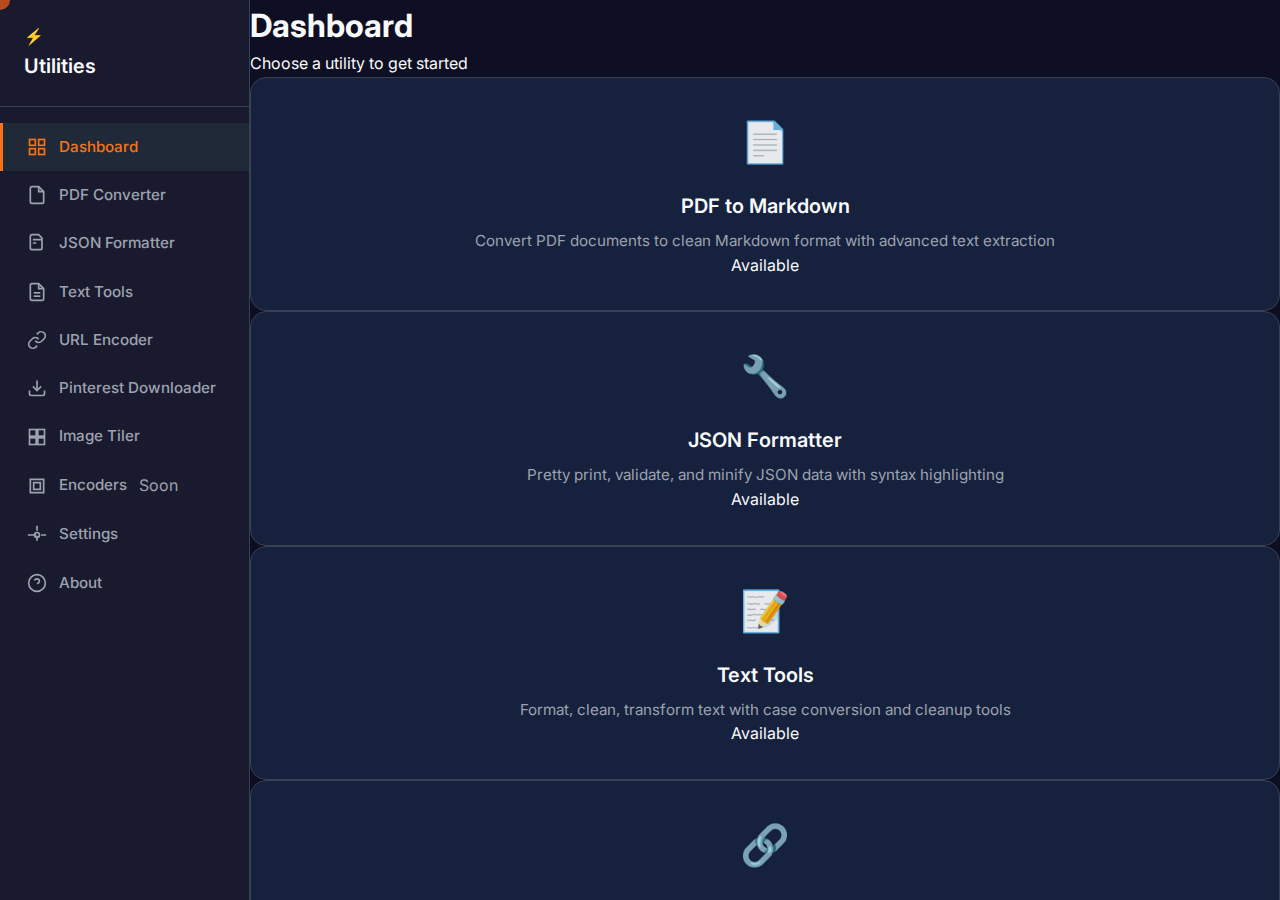
<file: index.html>
<!DOCTYPE html>
<html lang="en">
<head>
    <meta charset="UTF-8">
    <meta name="viewport" content="width=device-width, initial-scale=1.0">
    <title>Utilities Dashboard</title>
    <link rel="stylesheet" href="styles.css">
    <link href="https://fonts.googleapis.com/css2?family=Inter:wght@300;400;500;600;700&display=swap" rel="stylesheet">
</head>
<body>
    <div class="app">
        <!-- Sidebar -->
        <div class="sidebar" id="sidebar">
            <div class="sidebar-header">
                <div class="logo">
                    <div class="logo-icon">⚡</div>
                    <h2 class="logo-text">Utilities</h2>
                </div>
            </div>
            
            <nav class="sidebar-nav">
                <a href="#" class="nav-item active" data-section="dashboard">
                    <svg width="20" height="20" viewBox="0 0 24 24" fill="none" stroke="currentColor" stroke-width="2">
                        <rect x="3" y="3" width="7" height="7"></rect>
                        <rect x="14" y="3" width="7" height="7"></rect>
                        <rect x="14" y="14" width="7" height="7"></rect>
                        <rect x="3" y="14" width="7" height="7"></rect>
                    </svg>
                    <span>Dashboard</span>
                </a>
                
                <a href="#" class="nav-item" data-section="pdf-converter">
                    <svg width="20" height="20" viewBox="0 0 24 24" fill="none" stroke="currentColor" stroke-width="2">
                        <path d="M14 2H6a2 2 0 0 0-2 2v16a2 2 0 0 0 2 2h12a2 2 0 0 0 2-2V8z"></path>
                        <polyline points="14,2 14,8 20,8"></polyline>
                    </svg>
                    <span>PDF Converter</span>
                </a>
                
                <a href="#" class="nav-item" data-section="json-formatter">
                    <svg width="20" height="20" viewBox="0 0 24 24" fill="none" stroke="currentColor" stroke-width="2">
                        <path d="M7 8h10M7 12h4m1 8H6a2 2 0 01-2-2V4a2 2 0 012-2h8l4 4v12a2 2 0 01-2 2z"></path>
                    </svg>
                    <span>JSON Formatter</span>
                </a>
                
                <a href="#" class="nav-item" data-section="text-tools">
                    <svg width="20" height="20" viewBox="0 0 24 24" fill="none" stroke="currentColor" stroke-width="2">
                        <path d="M14 2H6a2 2 0 0 0-2 2v16a2 2 0 0 0 2 2h12a2 2 0 0 0 2-2V8z"></path>
                        <polyline points="14,2 14,8 20,8"></polyline>
                        <line x1="16" y1="13" x2="8" y2="13"></line>
                        <line x1="16" y1="17" x2="8" y2="17"></line>
                    </svg>
                    <span>Text Tools</span>
                </a>
                
                <a href="#" class="nav-item" data-section="url-encoder">
                    <svg width="20" height="20" viewBox="0 0 24 24" fill="none" stroke="currentColor" stroke-width="2">
                        <path d="M10 13a5 5 0 0 0 7.54.54l3-3a5 5 0 0 0-7.07-7.07l-1.72 1.71"></path>
                        <path d="M14 11a5 5 0 0 0-7.54-.54l-3 3a5 5 0 0 0 7.07 7.07l1.71-1.71"></path>
                    </svg>
                    <span>URL Encoder</span>
                </a>
                
                <a href="#" class="nav-item" data-section="pinterest-downloader">
                    <svg width="20" height="20" viewBox="0 0 24 24" fill="none" stroke="currentColor" stroke-width="2">
                        <path d="M21 15v4a2 2 0 0 1-2 2H5a2 2 0 0 1-2-2v-4"></path>
                        <polyline points="7,10 12,15 17,10"></polyline>
                        <line x1="12" y1="15" x2="12" y2="3"></line>
                    </svg>
                    <span>Pinterest Downloader</span>
                </a>
                
                <a href="#" class="nav-item" data-section="image-tiler">
                    <svg width="20" height="20" viewBox="0 0 24 24" fill="none" stroke="currentColor" stroke-width="2">
                        <rect x="3" y="3" width="8" height="8"></rect>
                        <rect x="13" y="3" width="8" height="8"></rect>
                        <rect x="3" y="13" width="8" height="8"></rect>
                        <rect x="13" y="13" width="8" height="8"></rect>
                    </svg>
                    <span>Image Tiler</span>
                </a>
                
                <a href="#" class="nav-item" data-section="encoders">
                    <svg width="20" height="20" viewBox="0 0 24 24" fill="none" stroke="currentColor" stroke-width="2">
                        <path d="M4 4h16v16H4z"></path>
                        <path d="M8 8h8v8H8z"></path>
                    </svg>
                    <span>Encoders</span>
                    <div class="coming-soon-pill">Soon</div>
                </a>
                
                <div class="nav-divider"></div>
                
                <a href="#" class="nav-item" data-section="settings">
                    <svg width="20" height="20" viewBox="0 0 24 24" fill="none" stroke="currentColor" stroke-width="2">
                        <circle cx="12" cy="12" r="3"></circle>
                        <path d="M12 1v6m0 6v6m11-7h-6m-6 0H1"></path>
                    </svg>
                    <span>Settings</span>
                </a>
                
                <a href="#" class="nav-item" data-section="about">
                    <svg width="20" height="20" viewBox="0 0 24 24" fill="none" stroke="currentColor" stroke-width="2">
                        <circle cx="12" cy="12" r="10"></circle>
                        <path d="M9.09 9a3 3 0 0 1 5.83 1c0 2-3 3-3 3"></path>
                        <line x1="12" y1="17" x2="12.01" y2="17"></line>
                    </svg>
                    <span>About</span>
                </a>
            </nav>
        </div>

        <!-- Main Content -->
        <div class="main-content">
            <div class="mobile-header">
                <button class="sidebar-toggle" id="sidebar-toggle">
                    <svg width="24" height="24" viewBox="0 0 24 24" fill="none" stroke="currentColor" stroke-width="2">
                        <line x1="3" y1="6" x2="21" y2="6"></line>
                        <line x1="3" y1="12" x2="21" y2="12"></line>
                        <line x1="3" y1="18" x2="21" y2="18"></line>
                    </svg>
                </button>
                <h1>Utilities Dashboard</h1>
            </div>

            <!-- Dashboard Section -->
            <div class="content-section active" id="dashboard-section">
                <div class="page-header">
                    <h1>Dashboard</h1>
                    <p>Choose a utility to get started</p>
                </div>
                
                <div class="utilities-grid">
                    <div class="utility-card" data-section="pdf-converter">
                        <div class="card-icon">📄</div>
                        <h3>PDF to Markdown</h3>
                        <p>Convert PDF documents to clean Markdown format with advanced text extraction</p>
                        <div class="card-status">Available</div>
                    </div>
                    
                    <div class="utility-card" data-section="json-formatter">
                        <div class="card-icon">🔧</div>
                        <h3>JSON Formatter</h3>
                        <p>Pretty print, validate, and minify JSON data with syntax highlighting</p>
                        <div class="card-status">Available</div>
                    </div>
                    
                    <div class="utility-card" data-section="text-tools">
                        <div class="card-icon">📝</div>
                        <h3>Text Tools</h3>
                        <p>Format, clean, transform text with case conversion and cleanup tools</p>
                        <div class="card-status">Available</div>
                    </div>
                    
                    <div class="utility-card" data-section="url-encoder">
                        <div class="card-icon">🔗</div>
                        <h3>URL Encoder</h3>
                        <p>Encode, decode URLs and Base64 strings with instant preview</p>
                        <div class="card-status">Available</div>
                    </div>
                    
                    <div class="utility-card" data-section="pinterest-downloader">
                        <div class="card-icon">📌</div>
                        <h3>Pinterest Downloader</h3>
                        <p>Download recommended and similar images from Pinterest pins</p>
                        <div class="card-status">Available</div>
                    </div>
                    
                    <div class="utility-card" data-section="image-tiler">
                        <div class="card-icon">🔳</div>
                        <h3>Image Tiler</h3>
                        <p>Create large tiled images by repeating patterns to test seamless textures</p>
                        <div class="card-status">Available</div>
                    </div>
                </div>
            </div>

            <!-- PDF Converter Section -->
            <div class="content-section" id="pdf-converter-section">
                <div class="page-header">
                    <h1>PDF to Markdown Converter</h1>
                    <p>Convert your PDF documents to clean, formatted Markdown</p>
                </div>
                
                <div class="converter-container">
                    <div class="converter-card">
                        <div class="upload-zone" onclick="window.open('./utilities/pdf-to-markdown/', '_self')">
                            <div class="upload-icon">📄</div>
                            <h3>Launch PDF Converter</h3>
                            <p>Click to open the full converter with drag & drop support</p>
                            <button class="primary-btn">Open Converter</button>
                        </div>
                    </div>
                    
                    <div class="feature-list">
                        <h4>Features</h4>
                        <ul>
                            <li>✓ Drag & drop PDF files</li>
                            <li>✓ Advanced text extraction</li>
                            <li>✓ Preserve formatting</li>
                            <li>✓ Copy or download results</li>
                            <li>✓ Progress tracking</li>
                        </ul>
                    </div>
                </div>
            </div>

            <!-- JSON Formatter Section -->
            <div class="content-section" id="json-formatter-section">
                <div class="page-header">
                    <h1>JSON Formatter</h1>
                    <p>Format, validate, and work with JSON data</p>
                </div>
                
                <div class="converter-container">
                    <div class="converter-card">
                        <div class="upload-zone" onclick="window.open('./utilities/json-formatter/', '_self')">
                            <div class="upload-icon">🔧</div>
                            <h3>Launch JSON Formatter</h3>
                            <p>Click to open the full JSON formatter with advanced options</p>
                            <button class="primary-btn">Open JSON Formatter</button>
                        </div>
                    </div>
                    
                    <div class="feature-list">
                        <h4>Features</h4>
                        <ul>
                            <li>✓ Format and pretty print JSON</li>
                            <li>✓ Validate JSON syntax</li>
                            <li>✓ Sort object keys</li>
                            <li>✓ Custom indentation</li>
                            <li>✓ Copy and download results</li>
                        </ul>
                    </div>
                </div>
            </div>

            <!-- Text Tools Section -->
            <div class="content-section" id="text-tools-section">
                <div class="page-header">
                    <h1>Text Tools</h1>
                    <p>Transform and format text content</p>
                </div>
                
                <div class="converter-container">
                    <div class="converter-card">
                        <div class="upload-zone" onclick="window.open('./utilities/text-tools/', '_self')">
                            <div class="upload-icon">📝</div>
                            <h3>Launch Text Tools</h3>
                            <p>Click to open the full text transformation toolkit</p>
                            <button class="primary-btn">Open Text Tools</button>
                        </div>
                    </div>
                    
                    <div class="feature-list">
                        <h4>Features</h4>
                        <ul>
                            <li>✓ Case conversion (upper, lower, title, sentence)</li>
                            <li>✓ Text cleaning and formatting</li>
                            <li>✓ Line and word manipulation</li>
                            <li>✓ Text analysis and statistics</li>
                            <li>✓ Special transformations</li>
                        </ul>
                    </div>
                </div>
            </div>

            <!-- URL Encoder Section -->
            <div class="content-section" id="url-encoder-section">
                <div class="page-header">
                    <h1>URL Encoder/Decoder</h1>
                    <p>Encode and decode URLs and Base64 strings</p>
                </div>
                
                <div class="converter-container">
                    <div class="converter-card">
                        <div class="upload-zone" onclick="window.open('./utilities/url-encoder/', '_self')">
                            <div class="upload-icon">🔗</div>
                            <h3>Launch URL Encoder</h3>
                            <p>Click to open the URL encoder with advanced options</p>
                            <button class="primary-btn">Open URL Encoder</button>
                        </div>
                    </div>
                    
                    <div class="feature-list">
                        <h4>Features</h4>
                        <ul>
                            <li>✓ URL encoding and decoding</li>
                            <li>✓ Base64 encoding and decoding</li>
                            <li>✓ URL parsing and analysis</li>
                            <li>✓ Copy to clipboard</li>
                            <li>✓ Real-time processing</li>
                        </ul>
                    </div>
                </div>
            </div>

            <!-- Pinterest Downloader Section -->
            <div class="content-section" id="pinterest-downloader-section">
                <div class="page-header">
                    <h1>Pinterest Pin Downloader</h1>
                    <p>Download recommended and similar images from Pinterest pins</p>
                </div>
                
                <div class="converter-container">
                    <div class="converter-card">
                        <div class="upload-zone" onclick="window.open('./utilities/pinterest-downloader/', '_self')">
                            <div class="upload-icon">📌</div>
                            <h3>Launch Pinterest Downloader</h3>
                            <p>Click to open the Pinterest pin image downloader</p>
                            <button class="primary-btn">Open Downloader</button>
                        </div>
                    </div>
                    
                    <div class="feature-list">
                        <h4>Features</h4>
                        <ul>
                            <li>✓ Extract images from Pinterest pin URLs</li>
                            <li>✓ Find similar and recommended images</li>
                            <li>✓ Bulk image selection and download</li>
                            <li>✓ Filter images by type (similar/recommended)</li>
                            <li>✓ Preview images before downloading</li>
                        </ul>
                    </div>
                </div>
            </div>

            <!-- Image Tiler Section -->
            <div class="content-section" id="image-tiler-section">
                <div class="page-header">
                    <h1>Image Tiler</h1>
                    <p>Create large tiled images by repeating patterns to test seamless textures</p>
                </div>
                
                <div class="converter-container">
                    <div class="converter-card">
                        <div class="upload-zone" onclick="window.open('./utilities/image-tiler/', '_self')">
                            <div class="upload-icon">🔳</div>
                            <h3>Launch Image Tiler</h3>
                            <p>Click to open the image tiling tool with advanced options</p>
                            <button class="primary-btn">Open Image Tiler</button>
                        </div>
                    </div>
                    
                    <div class="feature-list">
                        <h4>Features</h4>
                        <ul>
                            <li>✓ Repeat images in customizable patterns (2x2, 3x3, 4x4, etc.)</li>
                            <li>✓ Adjustable spacing between repetitions</li>
                            <li>✓ Multiple output formats (PNG, JPEG, WebP)</li>
                            <li>✓ Bulk processing for multiple images</li>
                            <li>✓ Perfect for testing seamless textures and patterns</li>
                            <li>✓ Preset pattern configurations</li>
                        </ul>
                    </div>
                </div>
            </div>

            <!-- Encoders Section -->
            <div class="content-section" id="encoders-section">
                <div class="page-header">
                    <h1>Encoders & Decoders</h1>
                    <p>Additional encoding utilities</p>
                </div>
                
                <div class="coming-soon-content">
                    <div class="coming-soon-icon">🔒</div>
                    <h3>Coming Soon</h3>
                    <p>More encoding and decoding utilities are under development</p>
                </div>
            </div>

            <!-- Settings Section -->
            <div class="content-section" id="settings-section">
                <div class="page-header">
                    <h1>Settings</h1>
                    <p>Customize your utilities dashboard</p>
                </div>
                
                <div class="settings-grid">
                    <div class="settings-card">
                        <h4>Appearance</h4>
                        <div class="setting-item">
                            <label>Theme</label>
                            <select>
                                <option>Dark</option>
                                <option>Light</option>
                                <option>Auto</option>
                            </select>
                        </div>
                    </div>
                    
                    <div class="settings-card">
                        <h4>Preferences</h4>
                        <div class="setting-item">
                            <label>Auto-save results</label>
                            <input type="checkbox" checked>
                        </div>
                    </div>
                </div>
            </div>

            <!-- About Section -->
            <div class="content-section" id="about-section">
                <div class="page-header">
                    <h1>About</h1>
                    <p>Information about this utilities dashboard</p>
                </div>
                
                <div class="about-content">
                    <div class="about-card">
                        <h4>Utilities Dashboard</h4>
                        <p>A collection of essential web utilities for everyday tasks. Built with modern web technologies for optimal performance and user experience.</p>
                        
                        <h5>Current Version</h5>
                        <p>1.0.0</p>
                        
                        <h5>Available Tools</h5>
                        <p>PDF to Markdown converter with more utilities coming soon.</p>
                    </div>
                </div>
            </div>
        </div>
    </div>

    <script src="script.js"></script>
</body>
</html>
</file>
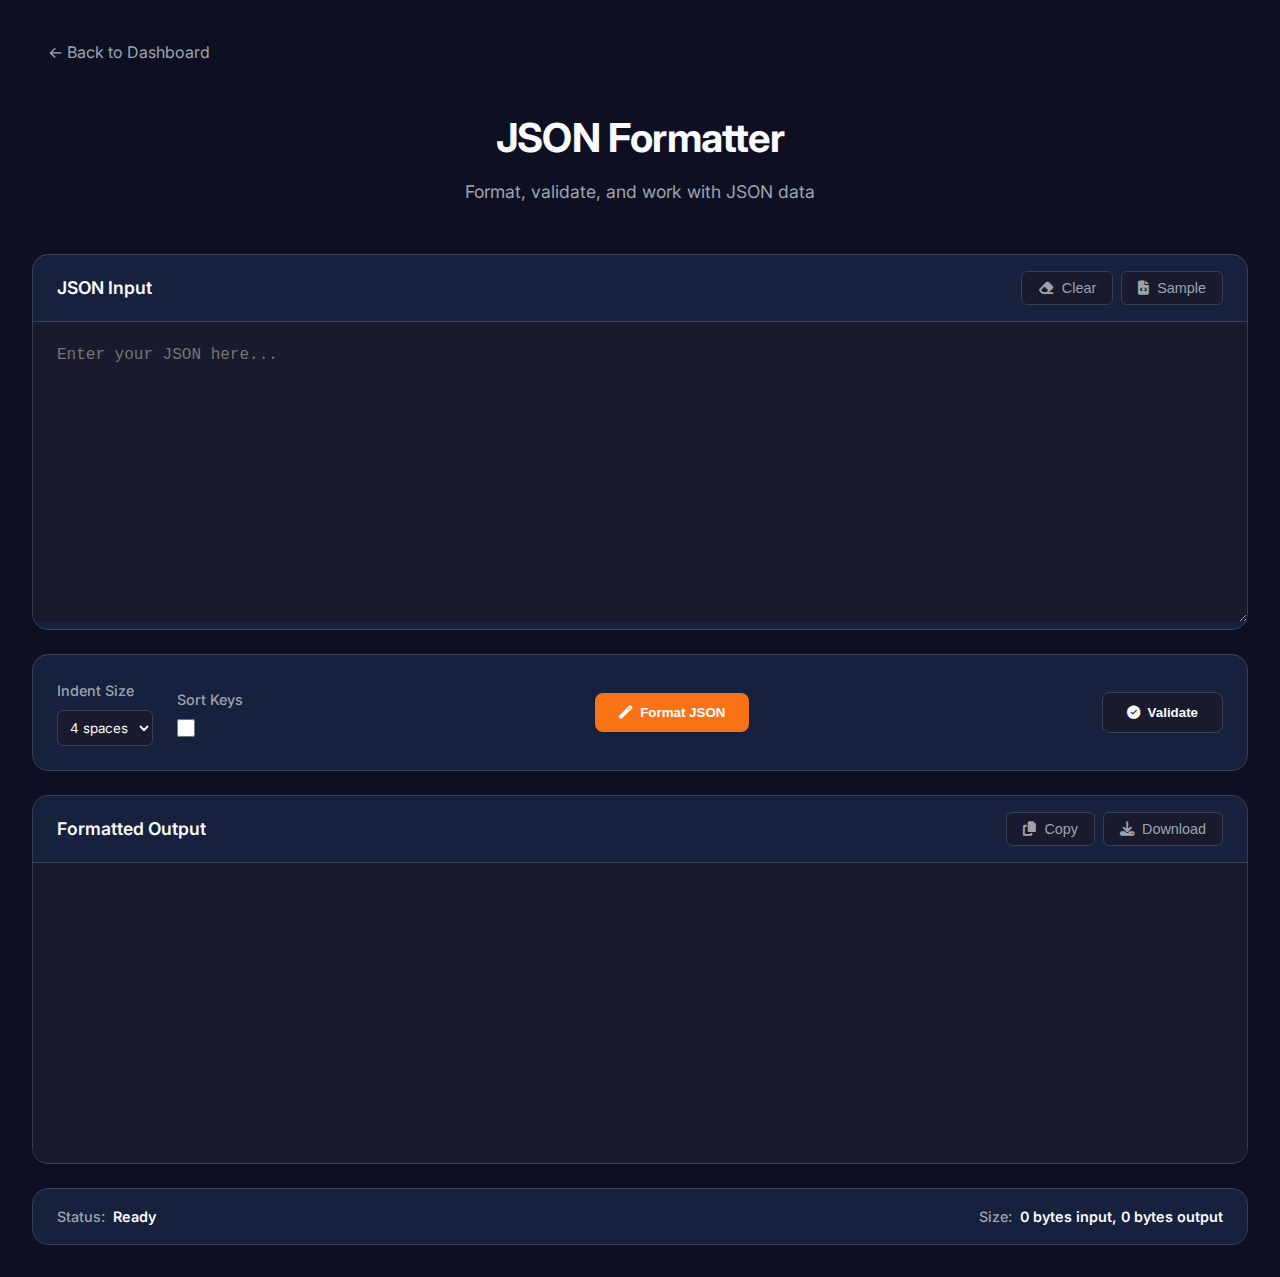
<file: utilities/json-formatter/index.html>
<!DOCTYPE html>
<html lang="en">
<head>
    <meta charset="UTF-8">
    <meta name="viewport" content="width=device-width, initial-scale=1.0">
    <title>JSON Formatter</title>
    <link rel="stylesheet" href="styles.css">
    <link href="https://fonts.googleapis.com/css2?family=Inter:wght@300;400;500;600;700&display=swap" rel="stylesheet">
    <link rel="stylesheet" href="https://cdnjs.cloudflare.com/ajax/libs/font-awesome/6.4.0/css/all.min.css">
</head>
<body>
    <div class="container">
        <nav class="nav">
            <a href="../../" class="back-btn">← Back to Dashboard</a>
        </nav>
        
        <header class="header">
            <h1>JSON Formatter</h1>
            <p>Format, validate, and work with JSON data</p>
        </header>
        
        <main class="json-formatter">
            <div class="editor-container">
                <div class="editor-header">
                    <h3>JSON Input</h3>
                    <div class="editor-actions">
                        <button class="action-btn" id="clear-btn">
                            <i class="fas fa-eraser"></i> Clear
                        </button>
                        <button class="action-btn" id="sample-btn">
                            <i class="fas fa-file-code"></i> Sample
                        </button>
                    </div>
                </div>
                <textarea id="json-input" placeholder="Enter your JSON here..."></textarea>
            </div>
            
            <div class="controls">
                <div class="control-group">
                    <label for="indent-size">Indent Size</label>
                    <select id="indent-size">
                        <option value="2">2 spaces</option>
                        <option value="4" selected>4 spaces</option>
                        <option value="tab">Tab</option>
                    </select>
                </div>
                
                <div class="control-group">
                    <label for="sort-keys">Sort Keys</label>
                    <input type="checkbox" id="sort-keys">
                </div>
                
                <button class="primary-btn" id="format-btn">
                    <i class="fas fa-magic"></i> Format JSON
                </button>
                
                <button class="secondary-btn" id="validate-btn">
                    <i class="fas fa-check-circle"></i> Validate
                </button>
            </div>
            
            <div class="editor-container">
                <div class="editor-header">
                    <h3>Formatted Output</h3>
                    <div class="editor-actions">
                        <button class="action-btn" id="copy-btn">
                            <i class="fas fa-copy"></i> Copy
                        </button>
                        <button class="action-btn" id="download-btn">
                            <i class="fas fa-download"></i> Download
                        </button>
                    </div>
                </div>
                <div class="output-container">
                    <pre id="json-output"></pre>
                </div>
            </div>
            
            <div class="status-bar">
                <div class="status-item">
                    <span class="status-label">Status:</span>
                    <span class="status-value" id="status-text">Ready</span>
                </div>
                <div class="status-item">
                    <span class="status-label">Size:</span>
                    <span class="status-value" id="size-text">0 bytes</span>
                </div>
            </div>
        </main>
    </div>

    <script src="script.js"></script>
</body>
</html>
</file>
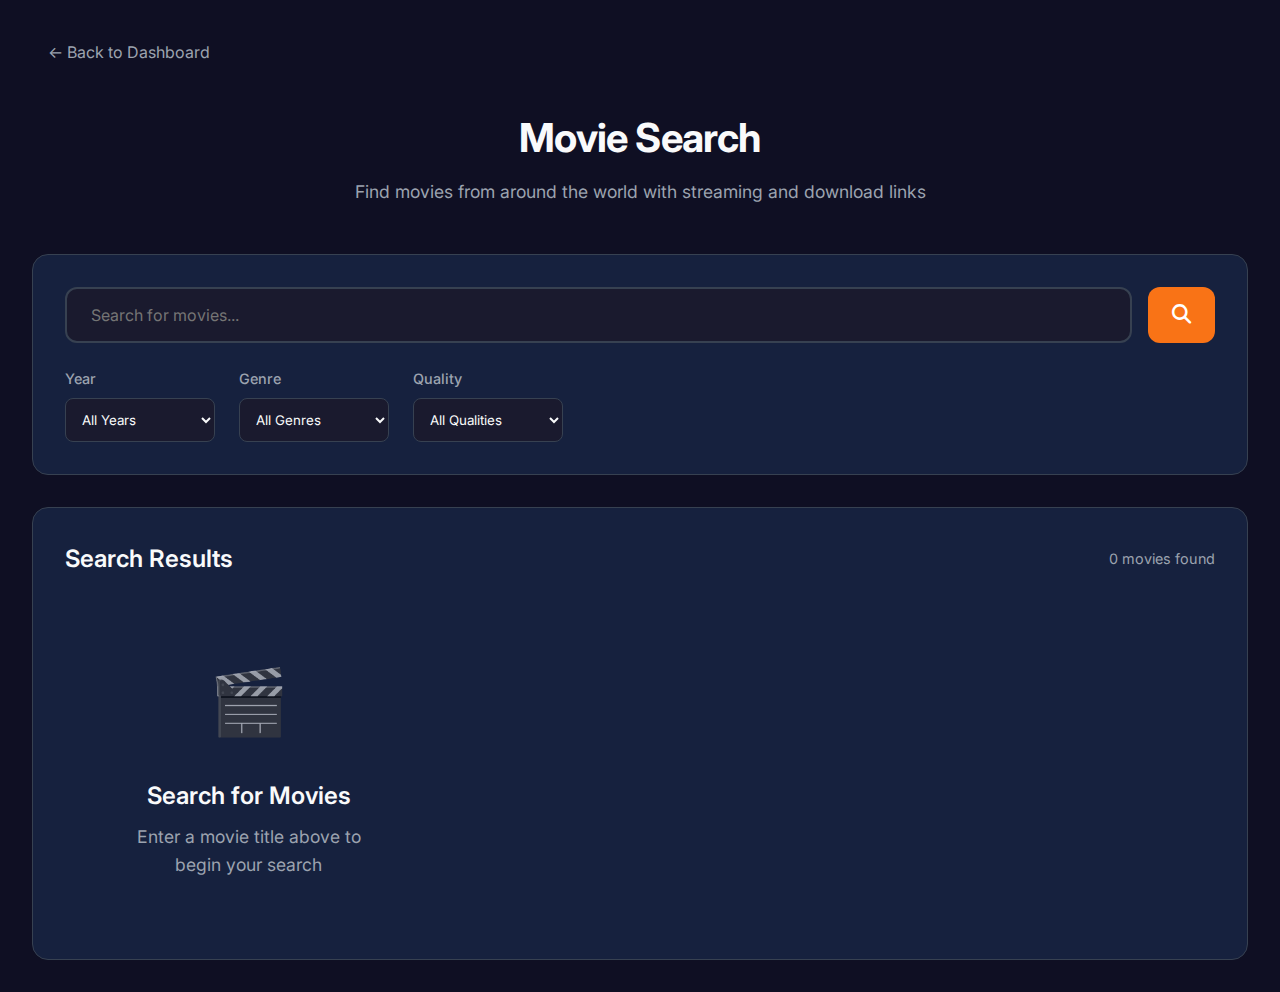
<file: utilities/movie-search/index.html>
<!DOCTYPE html>
<html lang="en">
<head>
    <meta charset="UTF-8">
    <meta name="viewport" content="width=device-width, initial-scale=1.0">
    <title>Movie Search Utility</title>
    <link rel="stylesheet" href="styles.css">
    <link href="https://fonts.googleapis.com/css2?family=Inter:wght@300;400;500;600;700&display=swap" rel="stylesheet">
    <link rel="stylesheet" href="https://cdnjs.cloudflare.com/ajax/libs/font-awesome/6.4.0/css/all.min.css">
</head>
<body>
    <div class="container">
        <nav class="nav">
            <a href="../../" class="back-btn">← Back to Dashboard</a>
        </nav>
        
        <header class="header">
            <h1>Movie Search</h1>
            <p>Find movies from around the world with streaming and download links</p>
        </header>
        
        <main class="movie-search">
            <div class="search-container">
                <div class="search-box">
                    <input type="text" id="search-input" placeholder="Search for movies..." autocomplete="off">
                    <button class="search-btn" id="search-btn">
                        <i class="fas fa-search"></i>
                    </button>
                </div>
                
                <div class="filters">
                    <div class="filter-group">
                        <label for="year-filter">Year</label>
                        <select id="year-filter">
                            <option value="">All Years</option>
                        </select>
                    </div>
                    
                    <div class="filter-group">
                        <label for="genre-filter">Genre</label>
                        <select id="genre-filter">
                            <option value="">All Genres</option>
                        </select>
                    </div>
                    
                    <div class="filter-group">
                        <label for="quality-filter">Quality</label>
                        <select id="quality-filter">
                            <option value="">All Qualities</option>
                            <option value="4K">4K</option>
                            <option value="1080p">1080p</option>
                            <option value="720p">720p</option>
                            <option value="480p">480p</option>
                        </select>
                    </div>
                </div>
            </div>
            
            <div class="results-container">
                <div class="results-header">
                    <h3>Search Results</h3>
                    <div class="results-count" id="results-count">0 movies found</div>
                </div>
                
                <div class="results-grid" id="results-grid">
                    <!-- Movie results will be displayed here -->
                    <div class="empty-state">
                        <div class="empty-icon">🎬</div>
                        <h3>Search for Movies</h3>
                        <p>Enter a movie title above to begin your search</p>
                    </div>
                </div>
                
                <div class="loading" id="loading" style="display: none;">
                    <div class="spinner"></div>
                    <p>Searching for movies...</p>
                </div>
            </div>
        </main>
    </div>

    <script src="script.js"></script>
</body>
</html>
</file>
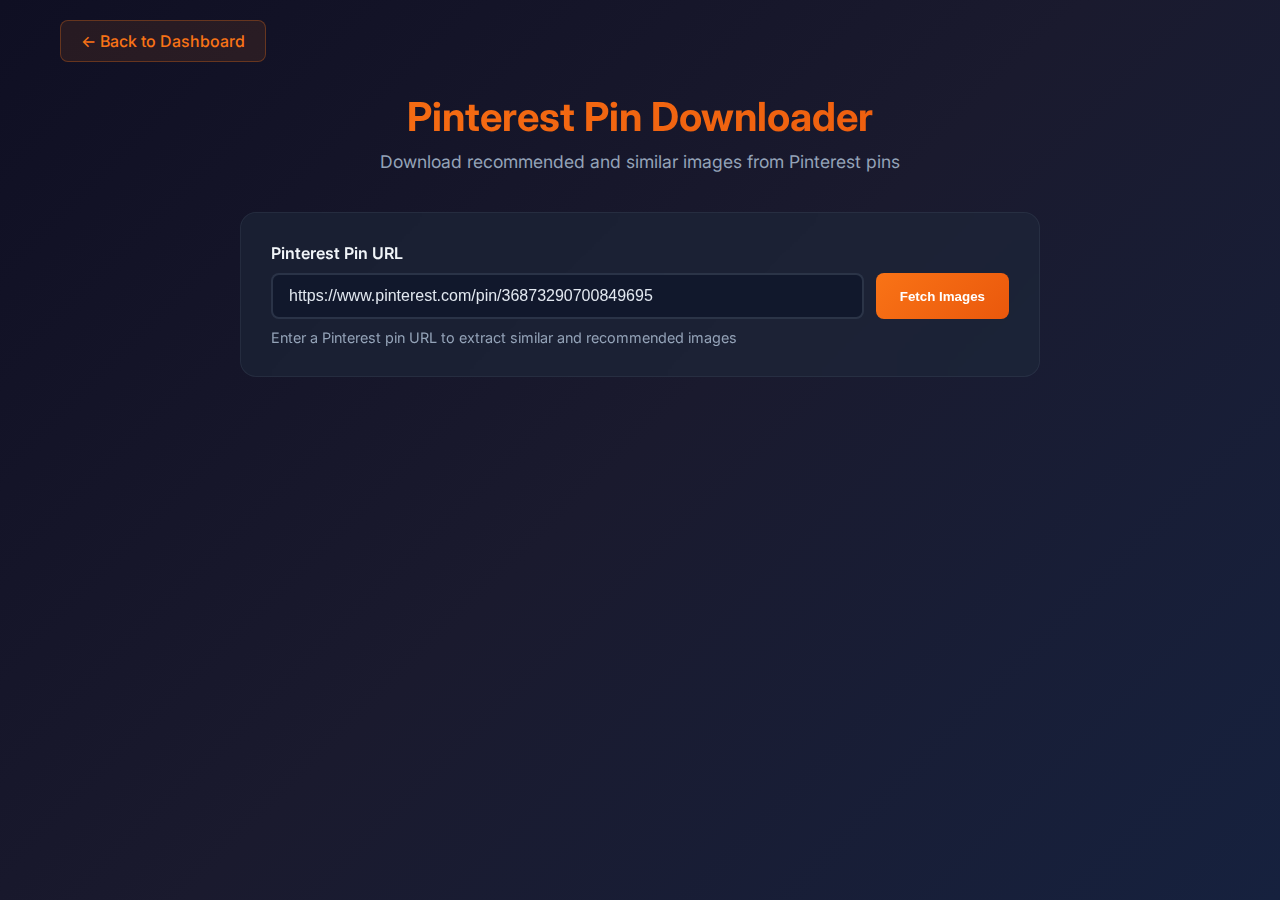
<file: utilities/pinterest-downloader/index.html>
<!DOCTYPE html>
<html lang="en">
<head>
    <meta charset="UTF-8">
    <meta name="viewport" content="width=device-width, initial-scale=1.0">
    <title>Pinterest Pin Downloader</title>
    <link rel="stylesheet" href="styles.css">
    <link href="https://fonts.googleapis.com/css2?family=Inter:wght@300;400;500;600;700&display=swap" rel="stylesheet">
</head>
<body>
    <div class="container">
        <nav class="nav">
            <a href="../../" class="back-btn">← Back to Dashboard</a>
        </nav>
        
        <header class="header">
            <h1>Pinterest Pin Downloader</h1>
            <p>Download recommended and similar images from Pinterest pins</p>
        </header>
        
        <main class="downloader">
            <div class="input-area">
                <div class="url-input-section">
                    <label for="pinterest-url">Pinterest Pin URL</label>
                    <div class="input-group">
                        <input 
                            type="url" 
                            id="pinterest-url" 
                            placeholder="https://www.pinterest.com/pin/36873290700849695"
                            value="https://www.pinterest.com/pin/36873290700849695"
                        >
                        <button class="fetch-btn" id="fetch-btn">
                            <span>Fetch Images</span>
                        </button>
                    </div>
                    <div class="url-help">
                        Enter a Pinterest pin URL to extract similar and recommended images
                    </div>
                </div>
            </div>
            
            <div class="progress-section" id="progress-section" style="display: none;">
                <div class="progress-bar">
                    <div class="progress-fill" id="progress-fill"></div>
                </div>
                <div class="progress-text" id="progress-text">Fetching pin data...</div>
            </div>
            
            <div class="results-section" id="results-section" style="display: none;">
                <div class="results-header">
                    <h3>Found Images</h3>
                    <div class="results-actions">
                        <button class="action-btn" id="select-all-btn">Select All</button>
                        <button class="action-btn primary" id="download-selected-btn" disabled>Download Selected</button>
                    </div>
                </div>
                
                <div class="filter-section">
                    <div class="filter-options">
                        <button class="filter-btn active" data-filter="all">All</button>
                        <button class="filter-btn" data-filter="main">Main Pin</button>
                        <button class="filter-btn" data-filter="similar">Similar</button>
                        <button class="filter-btn" data-filter="recommended">Recommended</button>
                    </div>
                    <div class="image-count" id="image-count">0 images found</div>
                </div>
                
                <div class="images-grid" id="images-grid"></div>
            </div>
            
            <div class="error-section" id="error-section" style="display: none;">
                <div class="error-icon">⚠️</div>
                <h3>Error</h3>
                <p id="error-message">Something went wrong while fetching the pin data.</p>
                <button class="retry-btn" id="retry-btn">Try Again</button>
            </div>
        </main>
    </div>

    <script src="script.js"></script>
</body>
</html>
</file>
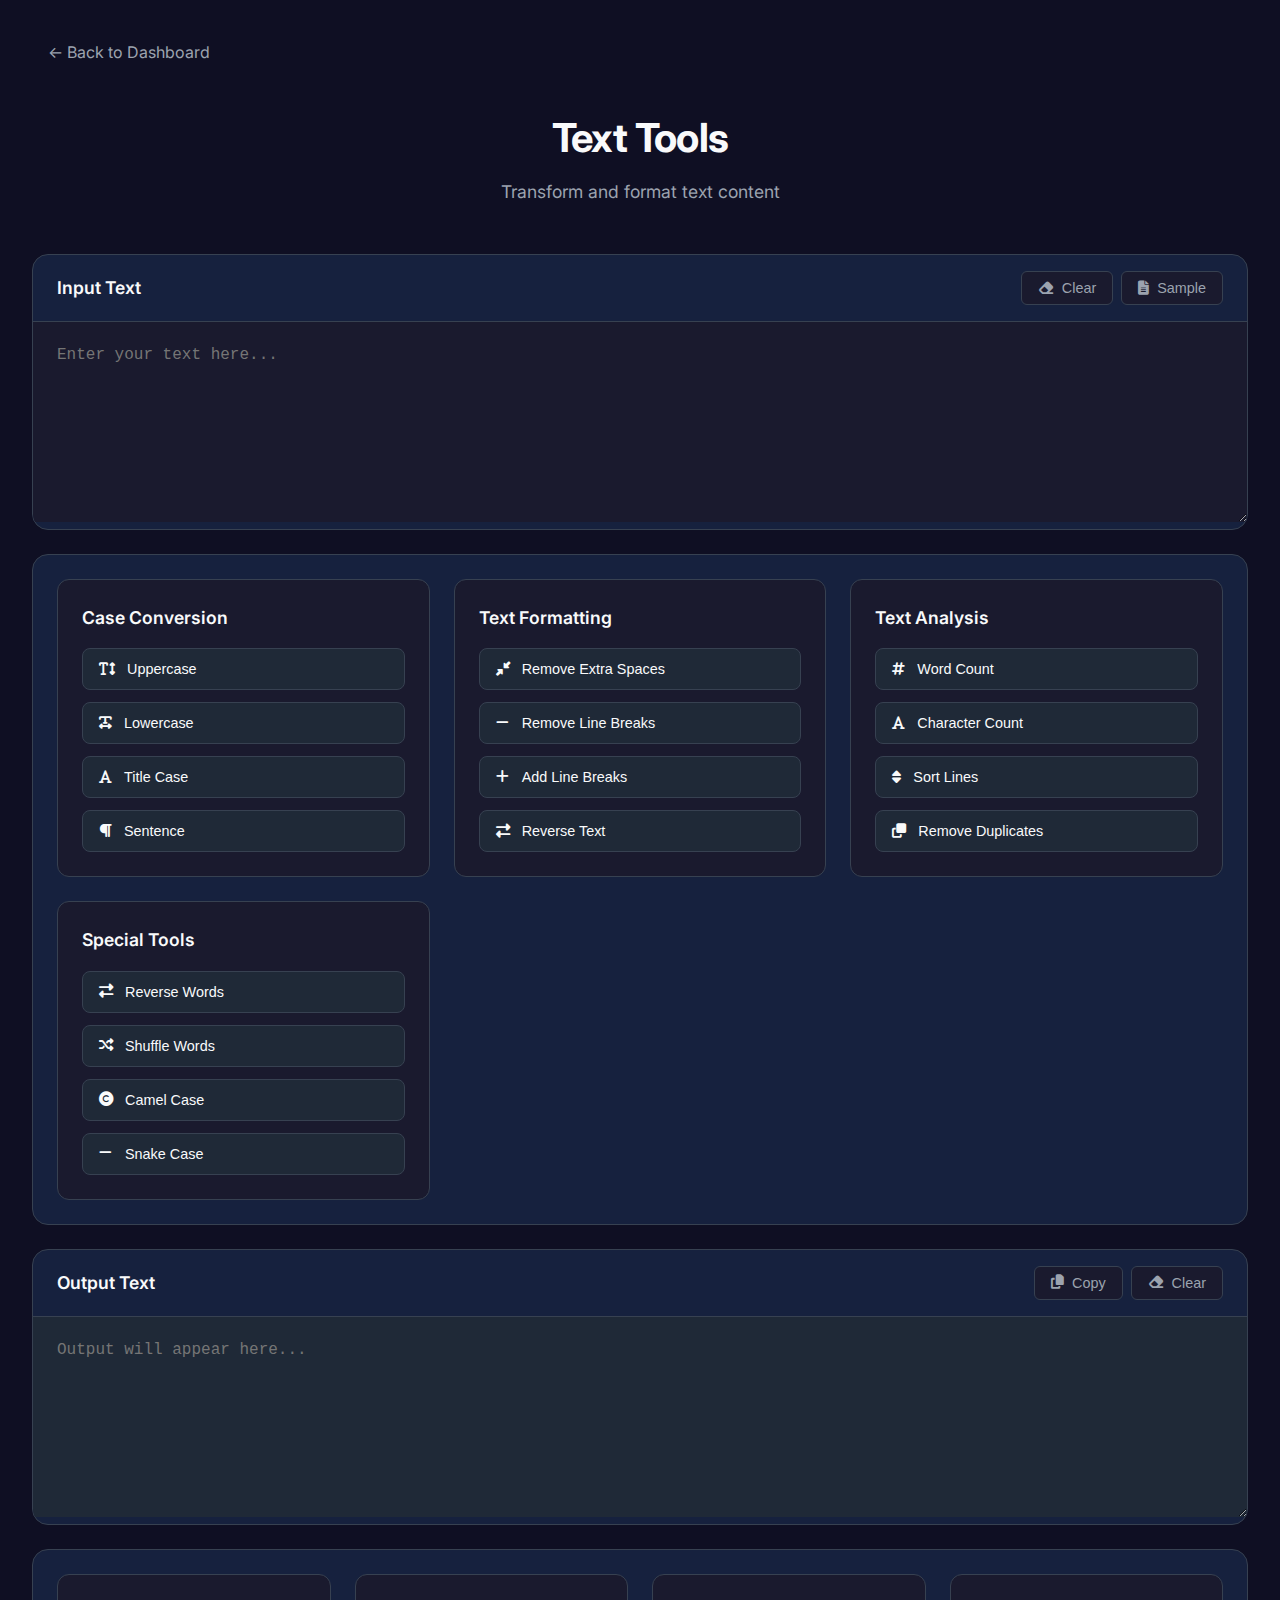
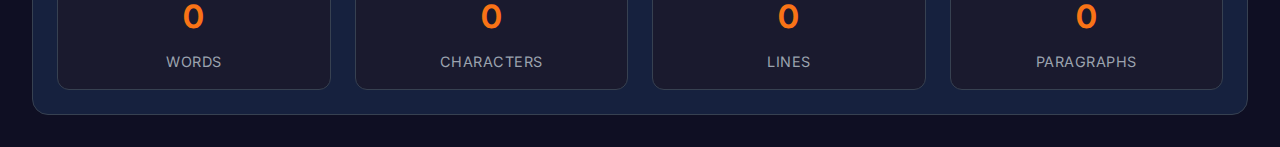
<file: utilities/text-tools/index.html>
<!DOCTYPE html>
<html lang="en">
<head>
    <meta charset="UTF-8">
    <meta name="viewport" content="width=device-width, initial-scale=1.0">
    <title>Text Tools</title>
    <link rel="stylesheet" href="styles.css">
    <link href="https://fonts.googleapis.com/css2?family=Inter:wght@300;400;500;600;700&display=swap" rel="stylesheet">
    <link rel="stylesheet" href="https://cdnjs.cloudflare.com/ajax/libs/font-awesome/6.4.0/css/all.min.css">
</head>
<body>
    <div class="container">
        <nav class="nav">
            <a href="../../" class="back-btn">← Back to Dashboard</a>
        </nav>
        
        <header class="header">
            <h1>Text Tools</h1>
            <p>Transform and format text content</p>
        </header>
        
        <main class="text-tools">
            <div class="editor-container">
                <div class="editor-header">
                    <h3>Input Text</h3>
                    <div class="editor-actions">
                        <button class="action-btn" id="clear-input-btn">
                            <i class="fas fa-eraser"></i> Clear
                        </button>
                        <button class="action-btn" id="sample-text-btn">
                            <i class="fas fa-file-alt"></i> Sample
                        </button>
                    </div>
                </div>
                <textarea id="input-text" placeholder="Enter your text here..."></textarea>
            </div>
            
            <div class="tools-container">
                <div class="tools-grid">
                    <div class="tool-card">
                        <h4>Case Conversion</h4>
                        <div class="tool-buttons">
                            <button class="tool-btn" data-action="uppercase">
                                <i class="fas fa-text-height"></i> Uppercase
                            </button>
                            <button class="tool-btn" data-action="lowercase">
                                <i class="fas fa-text-width"></i> Lowercase
                            </button>
                            <button class="tool-btn" data-action="titlecase">
                                <i class="fas fa-font"></i> Title Case
                            </button>
                            <button class="tool-btn" data-action="sentencecase">
                                <i class="fas fa-paragraph"></i> Sentence
                            </button>
                        </div>
                    </div>
                    
                    <div class="tool-card">
                        <h4>Text Formatting</h4>
                        <div class="tool-buttons">
                            <button class="tool-btn" data-action="remove-extra-spaces">
                                <i class="fas fa-compress-alt"></i> Remove Extra Spaces
                            </button>
                            <button class="tool-btn" data-action="remove-line-breaks">
                                <i class="fas fa-minus"></i> Remove Line Breaks
                            </button>
                            <button class="tool-btn" data-action="add-line-breaks">
                                <i class="fas fa-plus"></i> Add Line Breaks
                            </button>
                            <button class="tool-btn" data-action="reverse-text">
                                <i class="fas fa-exchange-alt"></i> Reverse Text
                            </button>
                        </div>
                    </div>
                    
                    <div class="tool-card">
                        <h4>Text Analysis</h4>
                        <div class="tool-buttons">
                            <button class="tool-btn" data-action="word-count">
                                <i class="fas fa-hashtag"></i> Word Count
                            </button>
                            <button class="tool-btn" data-action="character-count">
                                <i class="fas fa-font"></i> Character Count
                            </button>
                            <button class="tool-btn" data-action="sort-lines">
                                <i class="fas fa-sort"></i> Sort Lines
                            </button>
                            <button class="tool-btn" data-action="remove-duplicates">
                                <i class="fas fa-clone"></i> Remove Duplicates
                            </button>
                        </div>
                    </div>
                    
                    <div class="tool-card">
                        <h4>Special Tools</h4>
                        <div class="tool-buttons">
                            <button class="tool-btn" data-action="reverse-words">
                                <i class="fas fa-exchange-alt"></i> Reverse Words
                            </button>
                            <button class="tool-btn" data-action="shuffle-words">
                                <i class="fas fa-random"></i> Shuffle Words
                            </button>
                            <button class="tool-btn" data-action="camelcase">
                                <i class="fas fa-copyright"></i> Camel Case
                            </button>
                            <button class="tool-btn" data-action="snakecase">
                                <i class="fas fa-minus"></i> Snake Case
                            </button>
                        </div>
                    </div>
                </div>
            </div>
            
            <div class="editor-container">
                <div class="editor-header">
                    <h3>Output Text</h3>
                    <div class="editor-actions">
                        <button class="action-btn" id="copy-output-btn">
                            <i class="fas fa-copy"></i> Copy
                        </button>
                        <button class="action-btn" id="clear-output-btn">
                            <i class="fas fa-eraser"></i> Clear
                        </button>
                    </div>
                </div>
                <textarea id="output-text" placeholder="Output will appear here..." readonly></textarea>
            </div>
            
            <div class="stats-container">
                <div class="stat-card">
                    <div class="stat-value" id="word-count">0</div>
                    <div class="stat-label">Words</div>
                </div>
                <div class="stat-card">
                    <div class="stat-value" id="character-count">0</div>
                    <div class="stat-label">Characters</div>
                </div>
                <div class="stat-card">
                    <div class="stat-value" id="line-count">0</div>
                    <div class="stat-label">Lines</div>
                </div>
                <div class="stat-card">
                    <div class="stat-value" id="paragraph-count">0</div>
                    <div class="stat-label">Paragraphs</div>
                </div>
            </div>
        </main>
    </div>

    <script src="script.js"></script>
</body>
</html>
</file>
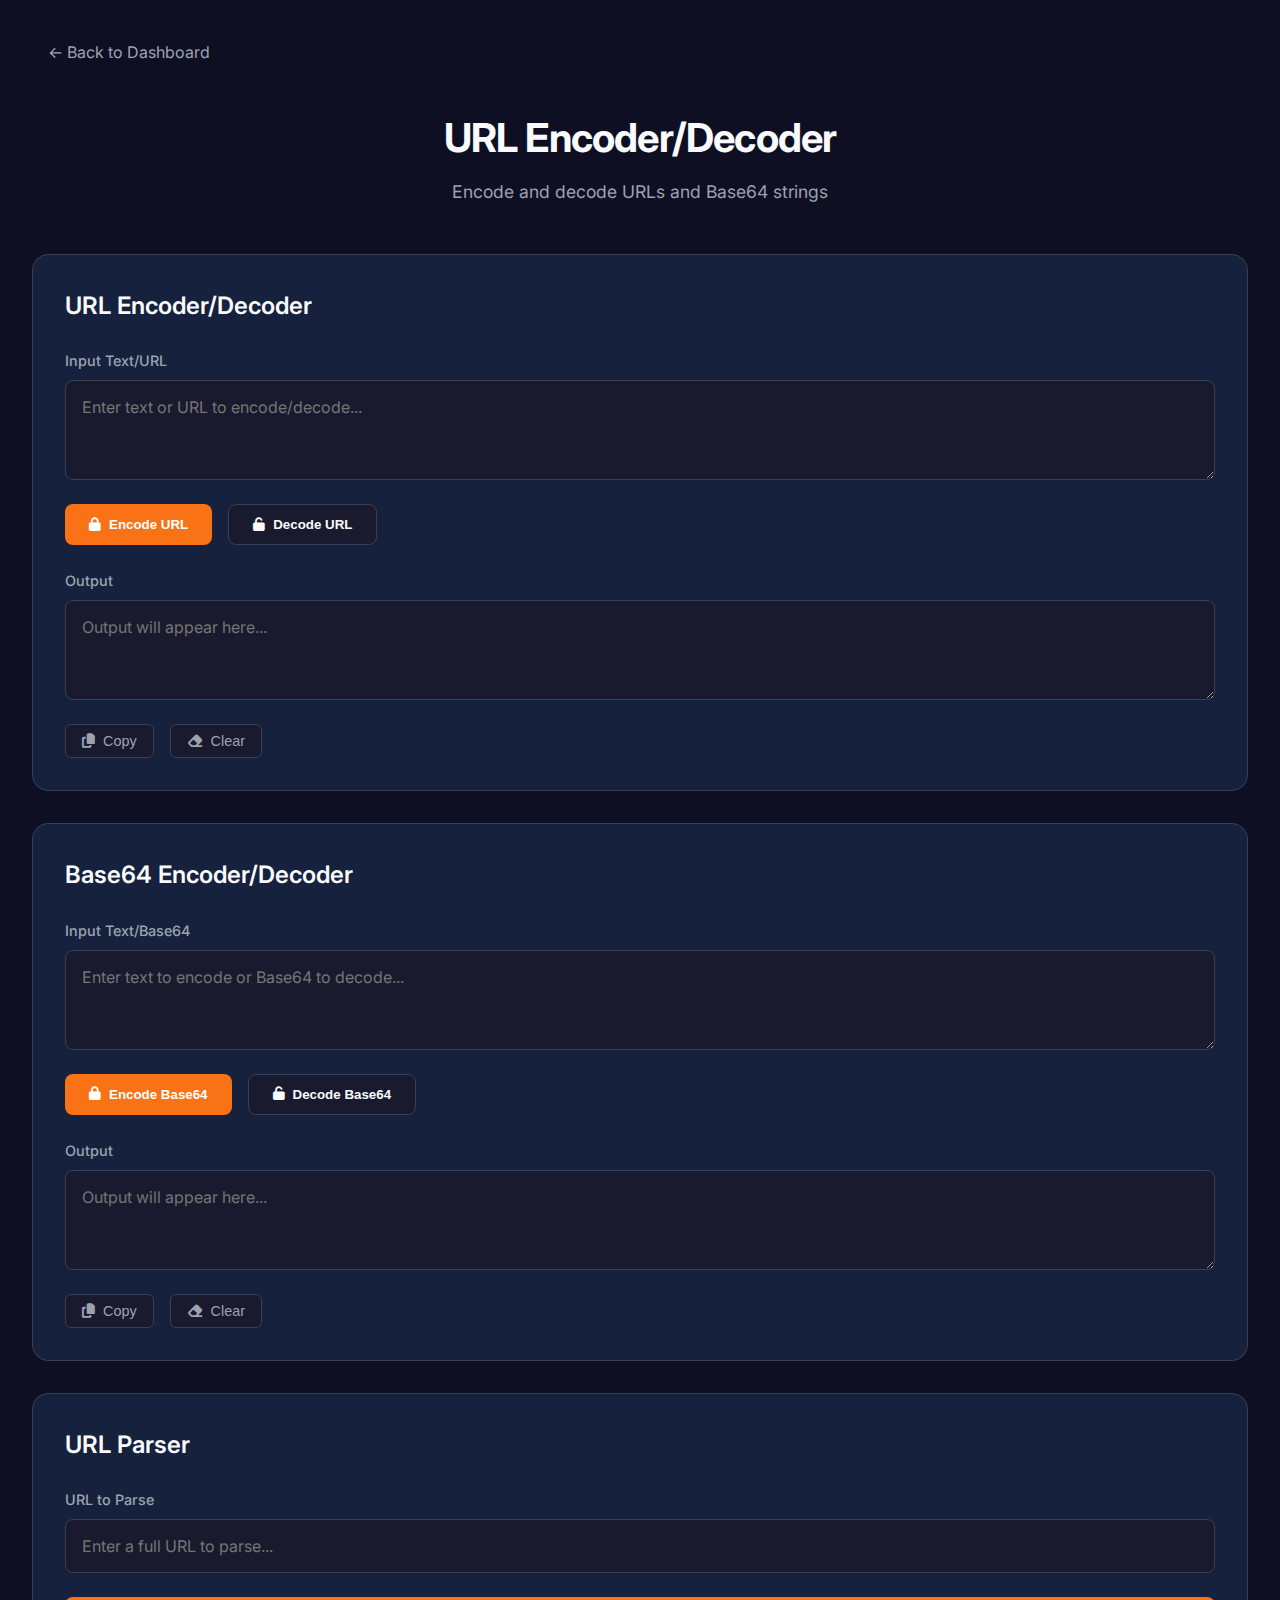
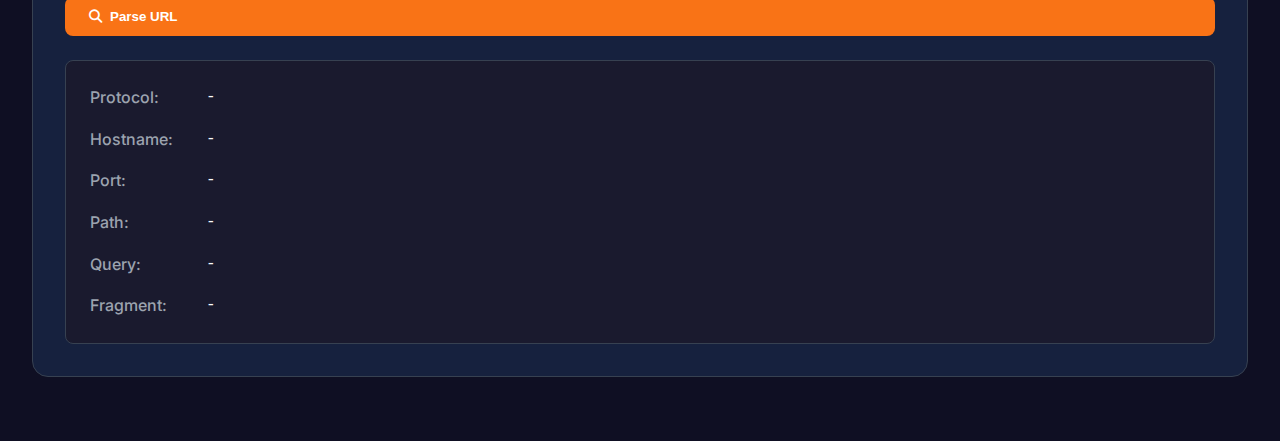
<file: utilities/url-encoder/index.html>
<!DOCTYPE html>
<html lang="en">
<head>
    <meta charset="UTF-8">
    <meta name="viewport" content="width=device-width, initial-scale=1.0">
    <title>URL Encoder/Decoder</title>
    <link rel="stylesheet" href="styles.css">
    <link href="https://fonts.googleapis.com/css2?family=Inter:wght@300;400;500;600;700&display=swap" rel="stylesheet">
    <link rel="stylesheet" href="https://cdnjs.cloudflare.com/ajax/libs/font-awesome/6.4.0/css/all.min.css">
</head>
<body>
    <div class="container">
        <nav class="nav">
            <a href="../../" class="back-btn">← Back to Dashboard</a>
        </nav>
        
        <header class="header">
            <h1>URL Encoder/Decoder</h1>
            <p>Encode and decode URLs and Base64 strings</p>
        </header>
        
        <main class="url-encoder">
            <div class="tool-section">
                <h2>URL Encoder/Decoder</h2>
                <div class="encoder-container">
                    <div class="input-group">
                        <label for="url-input">Input Text/URL</label>
                        <textarea id="url-input" placeholder="Enter text or URL to encode/decode..."></textarea>
                    </div>
                    
                    <div class="button-group">
                        <button class="primary-btn" id="encode-url-btn">
                            <i class="fas fa-lock"></i> Encode URL
                        </button>
                        <button class="secondary-btn" id="decode-url-btn">
                            <i class="fas fa-unlock"></i> Decode URL
                        </button>
                    </div>
                    
                    <div class="input-group">
                        <label for="url-output">Output</label>
                        <textarea id="url-output" placeholder="Output will appear here..." readonly></textarea>
                    </div>
                    
                    <div class="action-group">
                        <button class="action-btn" id="copy-url-btn">
                            <i class="fas fa-copy"></i> Copy
                        </button>
                        <button class="action-btn" id="clear-url-btn">
                            <i class="fas fa-eraser"></i> Clear
                        </button>
                    </div>
                </div>
            </div>
            
            <div class="tool-section">
                <h2>Base64 Encoder/Decoder</h2>
                <div class="encoder-container">
                    <div class="input-group">
                        <label for="base64-input">Input Text/Base64</label>
                        <textarea id="base64-input" placeholder="Enter text to encode or Base64 to decode..."></textarea>
                    </div>
                    
                    <div class="button-group">
                        <button class="primary-btn" id="encode-base64-btn">
                            <i class="fas fa-lock"></i> Encode Base64
                        </button>
                        <button class="secondary-btn" id="decode-base64-btn">
                            <i class="fas fa-unlock"></i> Decode Base64
                        </button>
                    </div>
                    
                    <div class="input-group">
                        <label for="base64-output">Output</label>
                        <textarea id="base64-output" placeholder="Output will appear here..." readonly></textarea>
                    </div>
                    
                    <div class="action-group">
                        <button class="action-btn" id="copy-base64-btn">
                            <i class="fas fa-copy"></i> Copy
                        </button>
                        <button class="action-btn" id="clear-base64-btn">
                            <i class="fas fa-eraser"></i> Clear
                        </button>
                    </div>
                </div>
            </div>
            
            <div class="tool-section">
                <h2>URL Parser</h2>
                <div class="encoder-container">
                    <div class="input-group">
                        <label for="url-parser-input">URL to Parse</label>
                        <input type="text" id="url-parser-input" placeholder="Enter a full URL to parse...">
                    </div>
                    
                    <button class="primary-btn" id="parse-url-btn">
                        <i class="fas fa-search"></i> Parse URL
                    </button>
                    
                    <div class="parsed-url-container">
                        <div class="parsed-item">
                            <span class="parsed-label">Protocol:</span>
                            <span class="parsed-value" id="parsed-protocol">-</span>
                        </div>
                        <div class="parsed-item">
                            <span class="parsed-label">Hostname:</span>
                            <span class="parsed-value" id="parsed-hostname">-</span>
                        </div>
                        <div class="parsed-item">
                            <span class="parsed-label">Port:</span>
                            <span class="parsed-value" id="parsed-port">-</span>
                        </div>
                        <div class="parsed-item">
                            <span class="parsed-label">Path:</span>
                            <span class="parsed-value" id="parsed-path">-</span>
                        </div>
                        <div class="parsed-item">
                            <span class="parsed-label">Query:</span>
                            <span class="parsed-value" id="parsed-query">-</span>
                        </div>
                        <div class="parsed-item">
                            <span class="parsed-label">Fragment:</span>
                            <span class="parsed-value" id="parsed-fragment">-</span>
                        </div>
                    </div>
                </div>
            </div>
        </main>
    </div>

    <script src="script.js"></script>
</body>
</html>
</file>
<file: styles.css>
:root {
    --bg-primary: #0f0f23;
    --bg-secondary: #1a1a2e;
    --bg-card: #16213e;
    --bg-hover: #1f2937;
    --border-color: #374151;
    --text-primary: #f9fafb;
    --text-secondary: #9ca3af;
    --text-muted: #6b7280;
    --accent-primary: #f97316;
    --accent-secondary: #ea580c;
    --accent-blue: #3b82f6;
    --success-color: #10b981;
    --error-color: #ef4444;
    --shadow-sm: 0 1px 2px 0 rgb(0 0 0 / 0.05);
    --shadow-md: 0 4px 6px -1px rgb(0 0 0 / 0.1), 0 2px 4px -2px rgb(0 0 0 / 0.1);
    --shadow-lg: 0 10px 15px -3px rgb(0 0 0 / 0.1), 0 4px 6px -4px rgb(0 0 0 / 0.1);
    --shadow-xl: 0 20px 25px -5px rgb(0 0 0 / 0.1), 0 8px 10px -6px rgb(0 0 0 / 0.1);
}

* {
    margin: 0;
    padding: 0;
    box-sizing: border-box;
}

body {
    font-family: 'Inter', -apple-system, BlinkMacSystemFont, 'Segoe UI', Roboto, sans-serif;
    background: var(--bg-primary);
    color: var(--text-primary);
    line-height: 1.6;
    overflow-x: hidden;
    height: 100vh;
}

.app {
    display: flex;
    height: 100vh;
    width: 100vw;
}

/* Sidebar */
.sidebar {
    width: 250px;
    background: var(--bg-secondary);
    border-right: 1px solid var(--border-color);
    display: flex;
    flex-direction: column;
    transition: transform 0.3s ease;
    z-index: 1000;
}

.sidebar-header {
    padding: 1.5rem;
    border-bottom: 1px solid var(--border-color);
    display: flex;
    align-items: center;
    justify-content: space-between;
}

.sidebar-header h2 {
    font-size: 1.25rem;
    font-weight: 600;
    color: var(--text-primary);
}

.sidebar-toggle {
    background: none;
    border: none;
    color: var(--text-secondary);
    cursor: pointer;
    padding: 0.5rem;
    border-radius: 6px;
    transition: all 0.2s ease;
    display: none;
}

.sidebar-toggle:hover {
    background: var(--bg-hover);
    color: var(--text-primary);
}

.sidebar-nav {
    flex: 1;
    padding: 1rem 0;
}

.nav-item {
    display: flex;
    align-items: center;
    gap: 0.75rem;
    padding: 0.75rem 1.5rem;
    color: var(--text-secondary);
    text-decoration: none;
    transition: all 0.2s ease;
    border-left: 3px solid transparent;
}

.nav-item:hover {
    background: var(--bg-hover);
    color: var(--text-primary);
}

.nav-item.active {
    background: var(--bg-hover);
    color: var(--accent-primary);
    border-left-color: var(--accent-primary);
}

.nav-item svg {
    flex-shrink: 0;
}

.nav-item span {
    font-weight: 500;
    font-size: 0.95rem;
}

/* Main Content */
.main-content {
    flex: 1;
    display: flex;
    flex-direction: column;
    background: var(--bg-primary);
    overflow-y: auto;
}

.mobile-header {
    display: none;
    padding: 1rem;
    background: var(--bg-secondary);
    border-bottom: 1px solid var(--border-color);
    align-items: center;
    gap: 1rem;
}

.mobile-sidebar-toggle {
    background: none;
    border: none;
    color: var(--text-secondary);
    cursor: pointer;
    padding: 0.5rem;
    border-radius: 6px;
    transition: all 0.2s ease;
}

.mobile-sidebar-toggle:hover {
    background: var(--bg-hover);
    color: var(--text-primary);
}

.mobile-header h1 {
    font-size: 1.25rem;
    font-weight: 600;
}

/* Content Sections */
.content-section {
    display: none;
    flex: 1;
    overflow-y: auto;
}

.content-section.active {
    display: block;
}

.container {
    max-width: 1200px;
    margin: 0 auto;
    padding: 2rem;
    position: relative;
    z-index: 1;
}

.header {
    text-align: center;
    margin-bottom: 4rem;
    color: var(--text-primary);
    animation: slideInDown 0.8s ease-out;
}

.header h1 {
    font-size: 3.5rem;
    font-weight: 700;
    margin-bottom: 1rem;
    color: var(--text-primary);
    letter-spacing: -0.02em;
}

.header p {
    font-size: 1.2rem;
    color: var(--text-secondary);
    font-weight: 400;
    max-width: 600px;
    margin: 0 auto;
}

@keyframes slideInDown {
    from {
        opacity: 0;
        transform: translateY(-30px);
    }
    to {
        opacity: 1;
        transform: translateY(0);
    }
}

.grid {
    display: grid;
    grid-template-columns: repeat(auto-fit, minmax(300px, 1fr));
    gap: 1.5rem;
    margin-bottom: 2rem;
    animation: fadeInUp 0.8s ease-out 0.3s both;
}

@keyframes fadeInUp {
    from {
        opacity: 0;
        transform: translateY(40px);
    }
    to {
        opacity: 1;
        transform: translateY(0);
    }
}

.utility-card {
    background: var(--bg-card);
    border-radius: 16px;
    padding: 2rem;
    text-align: center;
    transition: all 0.3s cubic-bezier(0.4, 0, 0.2, 1);
    cursor: pointer;
    border: 1px solid var(--border-color);
    box-shadow: var(--shadow-md);
    position: relative;
    overflow: hidden;
    text-decoration: none;
    color: inherit;
    display: block;
}

.utility-card:hover {
    transform: translateY(-4px);
    background: var(--bg-hover);
    border-color: var(--accent-primary);
    box-shadow: var(--shadow-xl);
}

.utility-card:active {
    transform: translateY(-2px);
    transition: all 0.1s ease;
}

.utility-card.coming-soon {
    cursor: default;
    opacity: 0.5;
    background: var(--bg-secondary);
}

.utility-card.coming-soon:hover {
    transform: none;
    background: var(--bg-secondary);
    border-color: var(--border-color);
    box-shadow: var(--shadow-md);
}

.card-icon {
    font-size: 2.5rem;
    margin-bottom: 1rem;
    display: inline-block;
    opacity: 0.9;
    transition: all 0.3s ease;
}

.utility-card:hover .card-icon {
    transform: scale(1.05);
    opacity: 1;
}

.utility-card.coming-soon:hover .card-icon {
    transform: none;
    opacity: 0.9;
}

.utility-card h3 {
    font-size: 1.25rem;
    font-weight: 600;
    margin-bottom: 0.5rem;
    color: var(--text-primary);
}

.utility-card p {
    color: var(--text-secondary);
    font-size: 0.95rem;
    font-weight: 400;
    line-height: 1.5;
}

.coming-soon-badge {
    position: absolute;
    top: 1rem;
    right: 1rem;
    background: rgba(249, 115, 22, 0.1);
    border: 1px solid rgba(249, 115, 22, 0.3);
    color: var(--accent-primary);
    padding: 0.25rem 0.75rem;
    border-radius: 20px;
    font-size: 0.75rem;
    font-weight: 500;
    text-transform: uppercase;
    letter-spacing: 0.5px;
}

/* Utility Interface */
.utility-interface {
    max-width: 600px;
    margin: 0 auto;
}

.upload-area {
    background: var(--bg-card);
    border: 2px dashed var(--border-color);
    border-radius: 16px;
    padding: 3rem 2rem;
    text-align: center;
    transition: all 0.3s ease;
    cursor: pointer;
    position: relative;
}

.upload-area:hover {
    border-color: var(--accent-primary);
    background: var(--bg-hover);
}

.upload-icon {
    font-size: 3rem;
    margin-bottom: 1.5rem;
    opacity: 0.8;
    transition: all 0.3s ease;
}

.upload-area:hover .upload-icon {
    transform: scale(1.05);
    opacity: 1;
}

.upload-area h3 {
    font-size: 1.5rem;
    font-weight: 600;
    margin-bottom: 0.5rem;
    color: var(--text-primary);
}

.upload-area p {
    color: var(--text-secondary);
    margin-bottom: 2rem;
    font-size: 1rem;
}

.btn {
    background: var(--accent-primary);
    color: white;
    border: none;
    padding: 0.75rem 2rem;
    border-radius: 8px;
    font-weight: 500;
    cursor: pointer;
    transition: all 0.3s ease;
    font-size: 0.95rem;
}

.btn:hover {
    background: var(--accent-secondary);
    transform: translateY(-1px);
    box-shadow: var(--shadow-md);
}

.btn:disabled {
    opacity: 0.5;
    cursor: not-allowed;
    transform: none;
}

/* Settings */
.settings-content {
    max-width: 600px;
    margin: 0 auto;
}

.setting-group {
    background: var(--bg-card);
    border: 1px solid var(--border-color);
    border-radius: 12px;
    padding: 2rem;
    margin-bottom: 2rem;
}

.setting-group h3 {
    font-size: 1.25rem;
    font-weight: 600;
    margin-bottom: 1.5rem;
    color: var(--text-primary);
}

.setting-item {
    display: flex;
    align-items: center;
    justify-content: space-between;
    margin-bottom: 1rem;
}

.setting-item:last-child {
    margin-bottom: 0;
}

.setting-item label {
    font-weight: 500;
    color: var(--text-primary);
}

.setting-item select {
    background: var(--bg-secondary);
    border: 1px solid var(--border-color);
    color: var(--text-primary);
    padding: 0.5rem;
    border-radius: 6px;
    font-family: inherit;
}

.setting-item select:focus {
    outline: none;
    border-color: var(--accent-primary);
}

/* Mobile Responsiveness */
@media (max-width: 768px) {
    .sidebar {
        position: fixed;
        top: 0;
        left: 0;
        height: 100vh;
        z-index: 2000;
        transform: translateX(-100%);
    }
    
    .sidebar.open {
        transform: translateX(0);
    }
    
    .mobile-header {
        display: flex;
    }
    
    .main-content {
        width: 100%;
    }
    
    .container {
        padding: 1rem;
    }
    
    .header h1 {
        font-size: 2.8rem;
    }
    
    .header p {
        font-size: 1rem;
    }
    
    .grid {
        grid-template-columns: 1fr;
        gap: 1rem;
    }
    
    .utility-card {
        padding: 1.5rem;
    }
}

/* Sidebar Overlay for Mobile */
.sidebar-overlay {
    display: none;
    position: fixed;
    top: 0;
    left: 0;
    right: 0;
    bottom: 0;
    background: rgba(0, 0, 0, 0.5);
    z-index: 1500;
}

.sidebar-overlay.active {
    display: block;
}

@media (max-width: 768px) {
    .sidebar-overlay.active {
        display: block;
    }
}
</file>
<file: utilities/json-formatter/styles.css>
:root {
    --bg-primary: #0f0f23;
    --bg-secondary: #1a1a2e;
    --bg-card: #16213e;
    --bg-hover: #1f2937;
    --border-color: #374151;
    --text-primary: #f9fafb;
    --text-secondary: #9ca3af;
    --text-muted: #6b7280;
    --accent-primary: #f97316;
    --accent-secondary: #ea580c;
    --accent-blue: #3b82f6;
    --success-color: #10b981;
    --error-color: #ef4444;
    --warning-color: #f59e0b;
    --shadow-sm: 0 1px 2px 0 rgb(0 0 0 / 0.05);
    --shadow-md: 0 4px 6px -1px rgb(0 0 0 / 0.1), 0 2px 4px -2px rgb(0 0 0 / 0.1);
    --shadow-lg: 0 10px 15px -3px rgb(0 0 0 / 0.1), 0 4px 6px -4px rgb(0 0 0 / 0.1);
    --shadow-xl: 0 20px 25px -5px rgb(0 0 0 / 0.1), 0 8px 10px -6px rgb(0 0 0 / 0.1);
}

* {
    margin: 0;
    padding: 0;
    box-sizing: border-box;
}

body {
    font-family: 'Inter', -apple-system, BlinkMacSystemFont, 'Segoe UI', Roboto, sans-serif;
    background: var(--bg-primary);
    color: var(--text-primary);
    line-height: 1.6;
    min-height: 100vh;
}

.container {
    max-width: 1400px;
    margin: 0 auto;
    padding: 2rem;
}

/* Navigation */
.nav {
    margin-bottom: 2rem;
}

.back-btn {
    display: inline-flex;
    align-items: center;
    gap: 0.5rem;
    color: var(--text-secondary);
    text-decoration: none;
    padding: 0.5rem 1rem;
    border-radius: 8px;
    transition: all 0.2s ease;
}

.back-btn:hover {
    background: var(--bg-hover);
    color: var(--text-primary);
}

/* Header */
.header {
    text-align: center;
    margin-bottom: 3rem;
}

.header h1 {
    font-size: 2.5rem;
    font-weight: 700;
    margin-bottom: 0.5rem;
    color: var(--text-primary);
    letter-spacing: -0.02em;
}

.header p {
    font-size: 1.1rem;
    color: var(--text-secondary);
    max-width: 600px;
    margin: 0 auto;
}

/* JSON Formatter */
.json-formatter {
    display: flex;
    flex-direction: column;
    gap: 1.5rem;
}

/* Editor Container */
.editor-container {
    background: var(--bg-card);
    border: 1px solid var(--border-color);
    border-radius: 16px;
    overflow: hidden;
}

.editor-header {
    display: flex;
    justify-content: space-between;
    align-items: center;
    padding: 1rem 1.5rem;
    border-bottom: 1px solid var(--border-color);
}

.editor-header h3 {
    font-size: 1.1rem;
    font-weight: 600;
}

.editor-actions {
    display: flex;
    gap: 0.5rem;
}

.action-btn {
    display: flex;
    align-items: center;
    gap: 0.5rem;
    background: var(--bg-secondary);
    color: var(--text-secondary);
    border: 1px solid var(--border-color);
    border-radius: 6px;
    padding: 0.5rem 1rem;
    font-size: 0.9rem;
    cursor: pointer;
    transition: all 0.2s ease;
}

.action-btn:hover {
    background: var(--bg-hover);
    color: var(--text-primary);
}

#json-input {
    width: 100%;
    min-height: 300px;
    padding: 1.5rem;
    background: var(--bg-secondary);
    border: none;
    color: var(--text-primary);
    font-family: 'Consolas', 'Courier New', monospace;
    font-size: 1rem;
    resize: vertical;
}

#json-input:focus {
    outline: none;
    border: 1px solid var(--accent-primary);
}

.output-container {
    padding: 1.5rem;
    background: var(--bg-secondary);
    min-height: 300px;
    overflow: auto;
}

#json-output {
    margin: 0;
    font-family: 'Consolas', 'Courier New', monospace;
    font-size: 1rem;
    line-height: 1.5;
    white-space: pre-wrap;
    word-break: break-all;
}

/* Controls */
.controls {
    display: flex;
    align-items: center;
    gap: 1.5rem;
    background: var(--bg-card);
    border: 1px solid var(--border-color);
    border-radius: 16px;
    padding: 1.5rem;
    flex-wrap: wrap;
}

.control-group {
    display: flex;
    flex-direction: column;
    gap: 0.5rem;
}

.control-group label {
    font-size: 0.9rem;
    color: var(--text-secondary);
    font-weight: 500;
}

.control-group select {
    padding: 0.5rem;
    border: 1px solid var(--border-color);
    border-radius: 6px;
    background: var(--bg-secondary);
    color: var(--text-primary);
    font-family: inherit;
    cursor: pointer;
}

.control-group select:focus {
    outline: none;
    border-color: var(--accent-primary);
}

.control-group input[type="checkbox"] {
    width: 18px;
    height: 18px;
    accent-color: var(--accent-primary);
}

.primary-btn, .secondary-btn {
    display: flex;
    align-items: center;
    gap: 0.5rem;
    border: none;
    border-radius: 8px;
    padding: 0.75rem 1.5rem;
    font-weight: 600;
    cursor: pointer;
    transition: all 0.2s ease;
    margin-left: auto;
}

.primary-btn {
    background: var(--accent-primary);
    color: white;
}

.primary-btn:hover {
    background: var(--accent-secondary);
    transform: translateY(-1px);
}

.secondary-btn {
    background: var(--bg-secondary);
    color: var(--text-primary);
    border: 1px solid var(--border-color);
}

.secondary-btn:hover {
    background: var(--bg-hover);
}

/* Status Bar */
.status-bar {
    display: flex;
    justify-content: space-between;
    background: var(--bg-card);
    border: 1px solid var(--border-color);
    border-radius: 16px;
    padding: 1rem 1.5rem;
    font-size: 0.9rem;
}

.status-item {
    display: flex;
    gap: 0.5rem;
}

.status-label {
    color: var(--text-secondary);
    font-weight: 500;
}

.status-value {
    color: var(--text-primary);
    font-weight: 600;
}

.status-value.success {
    color: var(--success-color);
}

.status-value.error {
    color: var(--error-color);
}

.status-value.warning {
    color: var(--warning-color);
}

/* Responsive */
@media (max-width: 768px) {
    .container {
        padding: 1rem;
    }
    
    .header h1 {
        font-size: 2rem;
    }
    
    .editor-header {
        flex-direction: column;
        align-items: flex-start;
        gap: 1rem;
    }
    
    .editor-actions {
        width: 100%;
        justify-content: flex-end;
    }
    
    #json-input, .output-container {
        padding: 1rem;
    }
    
    .controls {
        flex-direction: column;
        align-items: flex-start;
    }
    
    .primary-btn, .secondary-btn {
        margin-left: 0;
        width: 100%;
        justify-content: center;
    }
    
    .status-bar {
        flex-direction: column;
        gap: 0.5rem;
    }
}
</file>
<file: utilities/movie-search/styles.css>
:root {
    --bg-primary: #0f0f23;
    --bg-secondary: #1a1a2e;
    --bg-card: #16213e;
    --bg-hover: #1f2937;
    --border-color: #374151;
    --text-primary: #f9fafb;
    --text-secondary: #9ca3af;
    --text-muted: #6b7280;
    --accent-primary: #f97316;
    --accent-secondary: #ea580c;
    --accent-blue: #3b82f6;
    --success-color: #10b981;
    --error-color: #ef4444;
    --warning-color: #f59e0b;
    --shadow-sm: 0 1px 2px 0 rgb(0 0 0 / 0.05);
    --shadow-md: 0 4px 6px -1px rgb(0 0 0 / 0.1), 0 2px 4px -2px rgb(0 0 0 / 0.1);
    --shadow-lg: 0 10px 15px -3px rgb(0 0 0 / 0.1), 0 4px 6px -4px rgb(0 0 0 / 0.1);
    --shadow-xl: 0 20px 25px -5px rgb(0 0 0 / 0.1), 0 8px 10px -6px rgb(0 0 0 / 0.1);
}

* {
    margin: 0;
    padding: 0;
    box-sizing: border-box;
}

body {
    font-family: 'Inter', -apple-system, BlinkMacSystemFont, 'Segoe UI', Roboto, sans-serif;
    background: var(--bg-primary);
    color: var(--text-primary);
    line-height: 1.6;
    min-height: 100vh;
}

.container {
    max-width: 1400px;
    margin: 0 auto;
    padding: 2rem;
}

/* Navigation */
.nav {
    margin-bottom: 2rem;
}

.back-btn {
    display: inline-flex;
    align-items: center;
    gap: 0.5rem;
    color: var(--text-secondary);
    text-decoration: none;
    padding: 0.5rem 1rem;
    border-radius: 8px;
    transition: all 0.2s ease;
}

.back-btn:hover {
    background: var(--bg-hover);
    color: var(--text-primary);
}

/* Header */
.header {
    text-align: center;
    margin-bottom: 3rem;
}

.header h1 {
    font-size: 2.5rem;
    font-weight: 700;
    margin-bottom: 0.5rem;
    color: var(--text-primary);
    letter-spacing: -0.02em;
}

.header p {
    font-size: 1.1rem;
    color: var(--text-secondary);
    max-width: 600px;
    margin: 0 auto;
}

/* Search Container */
.search-container {
    background: var(--bg-card);
    border: 1px solid var(--border-color);
    border-radius: 16px;
    padding: 2rem;
    margin-bottom: 2rem;
}

.search-box {
    display: flex;
    gap: 1rem;
    margin-bottom: 1.5rem;
}

#search-input {
    flex: 1;
    padding: 1rem 1.5rem;
    border: 2px solid var(--border-color);
    border-radius: 12px;
    background: var(--bg-secondary);
    color: var(--text-primary);
    font-size: 1rem;
    font-family: inherit;
    transition: all 0.2s ease;
}

#search-input:focus {
    outline: none;
    border-color: var(--accent-primary);
    box-shadow: 0 0 0 3px rgba(249, 115, 22, 0.2);
}

.search-btn {
    background: var(--accent-primary);
    color: white;
    border: none;
    border-radius: 12px;
    padding: 0 1.5rem;
    font-size: 1.2rem;
    cursor: pointer;
    transition: all 0.2s ease;
    display: flex;
    align-items: center;
    justify-content: center;
}

.search-btn:hover {
    background: var(--accent-secondary);
    transform: translateY(-1px);
}

/* Filters */
.filters {
    display: flex;
    gap: 1.5rem;
    flex-wrap: wrap;
}

.filter-group {
    display: flex;
    flex-direction: column;
    gap: 0.5rem;
    min-width: 150px;
}

.filter-group label {
    font-size: 0.9rem;
    color: var(--text-secondary);
    font-weight: 500;
}

.filter-group select {
    padding: 0.75rem;
    border: 1px solid var(--border-color);
    border-radius: 8px;
    background: var(--bg-secondary);
    color: var(--text-primary);
    font-family: inherit;
    cursor: pointer;
}

.filter-group select:focus {
    outline: none;
    border-color: var(--accent-primary);
}

/* Results */
.results-container {
    background: var(--bg-card);
    border: 1px solid var(--border-color);
    border-radius: 16px;
    padding: 2rem;
}

.results-header {
    display: flex;
    justify-content: space-between;
    align-items: center;
    margin-bottom: 1.5rem;
}

.results-header h3 {
    font-size: 1.5rem;
    font-weight: 600;
}

.results-count {
    color: var(--text-secondary);
    font-size: 0.9rem;
}

/* Empty State */
.empty-state {
    text-align: center;
    padding: 3rem;
}

.empty-icon {
    font-size: 4rem;
    margin-bottom: 1.5rem;
    opacity: 0.6;
}

.empty-state h3 {
    font-size: 1.5rem;
    font-weight: 600;
    margin-bottom: 0.5rem;
    color: var(--text-primary);
}

.empty-state p {
    color: var(--text-secondary);
    font-size: 1.1rem;
}

/* Results Grid */
.results-grid {
    display: grid;
    grid-template-columns: repeat(auto-fill, minmax(280px, 1fr));
    gap: 1.5rem;
}

.movie-card {
    background: var(--bg-secondary);
    border: 1px solid var(--border-color);
    border-radius: 12px;
    overflow: hidden;
    transition: all 0.3s ease;
    cursor: pointer;
}

.movie-card:hover {
    transform: translateY(-4px);
    border-color: var(--accent-primary);
    box-shadow: var(--shadow-xl), 0 0 20px rgba(249, 115, 22, 0.15);
}

.movie-poster {
    width: 100%;
    height: 380px;
    background: linear-gradient(45deg, #1a1a2e, #16213e);
    display: flex;
    align-items: center;
    justify-content: center;
    position: relative;
    overflow: hidden;
}

.movie-poster-placeholder {
    font-size: 3rem;
    opacity: 0.3;
}

.movie-poster img {
    width: 100%;
    height: 100%;
    object-fit: cover;
}

.movie-info {
    padding: 1.5rem;
}

.movie-title {
    font-size: 1.1rem;
    font-weight: 600;
    margin-bottom: 0.5rem;
    display: -webkit-box;
    -webkit-line-clamp: 2;
    -webkit-box-orient: vertical;
    overflow: hidden;
}

.movie-year {
    color: var(--text-secondary);
    font-size: 0.9rem;
    margin-bottom: 1rem;
}

.movie-meta {
    display: flex;
    justify-content: space-between;
    gap: 0.5rem;
    margin-bottom: 1rem;
}

.movie-rating, .movie-quality {
    display: flex;
    align-items: center;
    gap: 0.25rem;
    font-size: 0.85rem;
}

.movie-rating {
    color: var(--warning-color);
}

.movie-quality {
    background: rgba(249, 115, 22, 0.1);
    border: 1px solid rgba(249, 115, 22, 0.3);
    color: var(--accent-primary);
    padding: 0.25rem 0.5rem;
    border-radius: 4px;
}

.movie-links {
    display: flex;
    gap: 0.5rem;
}

.streaming-link, .download-link {
    flex: 1;
    text-align: center;
    padding: 0.5rem;
    border-radius: 6px;
    font-size: 0.8rem;
    font-weight: 500;
    transition: all 0.2s ease;
}

.streaming-link {
    background: rgba(59, 130, 246, 0.1);
    border: 1px solid rgba(59, 130, 246, 0.3);
    color: var(--accent-blue);
}

.download-link {
    background: rgba(16, 185, 129, 0.1);
    border: 1px solid rgba(16, 185, 129, 0.3);
    color: var(--success-color);
}

.streaming-link:hover, .download-link:hover {
    filter: brightness(1.1);
}

/* Loading */
.loading {
    text-align: center;
    padding: 3rem;
}

.spinner {
    width: 40px;
    height: 40px;
    border: 4px solid rgba(249, 115, 22, 0.3);
    border-top: 4px solid var(--accent-primary);
    border-radius: 50%;
    animation: spin 1s linear infinite;
    margin: 0 auto 1rem;
}

@keyframes spin {
    0% { transform: rotate(0deg); }
    100% { transform: rotate(360deg); }
}

/* Modal */
.modal-overlay {
    position: fixed;
    top: 0;
    left: 0;
    right: 0;
    bottom: 0;
    background: rgba(0, 0, 0, 0.8);
    display: flex;
    align-items: center;
    justify-content: center;
    z-index: 2000;
    padding: 1rem;
}

.modal {
    background: var(--bg-card);
    border: 1px solid var(--border-color);
    border-radius: 16px;
    max-width: 800px;
    width: 100%;
    max-height: 90vh;
    overflow-y: auto;
}

.modal-header {
    padding: 1.5rem;
    border-bottom: 1px solid var(--border-color);
    display: flex;
    justify-content: space-between;
    align-items: center;
}

.modal-header h2 {
    font-size: 1.5rem;
    font-weight: 600;
}

.close-btn {
    background: none;
    border: none;
    color: var(--text-secondary);
    font-size: 1.5rem;
    cursor: pointer;
    width: 40px;
    height: 40px;
    border-radius: 50%;
    display: flex;
    align-items: center;
    justify-content: center;
    transition: all 0.2s ease;
}

.close-btn:hover {
    background: var(--bg-hover);
    color: var(--text-primary);
}

.modal-content {
    padding: 1.5rem;
}

.movie-detail-poster {
    width: 100%;
    height: 400px;
    background: linear-gradient(45deg, #1a1a2e, #16213e);
    border-radius: 12px;
    display: flex;
    align-items: center;
    justify-content: center;
    margin-bottom: 1.5rem;
}

.movie-detail-poster-placeholder {
    font-size: 4rem;
    opacity: 0.3;
}

.movie-detail-title {
    font-size: 2rem;
    font-weight: 700;
    margin-bottom: 0.5rem;
}

.movie-detail-meta {
    display: flex;
    gap: 1rem;
    margin-bottom: 1.5rem;
    flex-wrap: wrap;
}

.movie-detail-rating, .movie-detail-year, .movie-detail-duration {
    display: flex;
    align-items: center;
    gap: 0.5rem;
    color: var(--text-secondary);
}

.movie-detail-rating {
    color: var(--warning-color);
}

.movie-detail-overview {
    margin-bottom: 2rem;
}

.movie-detail-overview h3 {
    font-size: 1.2rem;
    font-weight: 600;
    margin-bottom: 0.5rem;
}

.movie-detail-overview p {
    color: var(--text-secondary);
    line-height: 1.7;
}

.movie-detail-links {
    margin-top: 2rem;
}

.movie-detail-links h3 {
    font-size: 1.2rem;
    font-weight: 600;
    margin-bottom: 1rem;
}

.links-container {
    display: grid;
    grid-template-columns: repeat(auto-fit, minmax(300px, 1fr));
    gap: 1rem;
}

.link-card {
    background: var(--bg-secondary);
    border: 1px solid var(--border-color);
    border-radius: 12px;
    padding: 1.5rem;
}

.link-card-header {
    display: flex;
    align-items: center;
    gap: 0.75rem;
    margin-bottom: 1rem;
}

.link-icon {
    width: 40px;
    height: 40px;
    border-radius: 50%;
    display: flex;
    align-items: center;
    justify-content: center;
    font-size: 1.2rem;
}

.streaming-icon {
    background: rgba(59, 130, 246, 0.1);
    color: var(--accent-blue);
}

.download-icon {
    background: rgba(16, 185, 129, 0.1);
    color: var(--success-color);
}

.link-card h4 {
    font-size: 1.1rem;
    font-weight: 600;
}

.link-card .movie-quality {
    margin-left: auto;
}

.link-info {
    display: flex;
    flex-direction: column;
    gap: 0.5rem;
    margin-bottom: 1rem;
}

.link-info-item {
    display: flex;
    justify-content: space-between;
    font-size: 0.9rem;
}

.link-info-label {
    color: var(--text-secondary);
}

.link-info-value {
    color: var(--text-primary);
    font-weight: 500;
}

.link-button {
    width: 100%;
    padding: 0.75rem;
    border-radius: 8px;
    border: none;
    font-weight: 500;
    cursor: pointer;
    transition: all 0.2s ease;
    text-align: center;
    text-decoration: none;
    display: block;
}

.streaming-button {
    background: var(--accent-blue);
    color: white;
}

.download-button {
    background: var(--success-color);
    color: white;
}

.link-button:hover {
    filter: brightness(1.1);
    transform: translateY(-1px);
}

/* Responsive */
@media (max-width: 768px) {
    .container {
        padding: 1rem;
    }
    
    .header h1 {
        font-size: 2rem;
    }
    
    .search-container {
        padding: 1.5rem;
    }
    
    .search-box {
        flex-direction: column;
    }
    
    .filters {
        flex-direction: column;
        gap: 1rem;
    }
    
    .filter-group {
        min-width: auto;
    }
    
    .results-container {
        padding: 1.5rem;
    }
    
    .results-header {
        flex-direction: column;
        align-items: flex-start;
        gap: 0.5rem;
    }
    
    .results-grid {
        grid-template-columns: 1fr;
    }
    
    .movie-poster {
        height: 300px;
    }
    
    .links-container {
        grid-template-columns: 1fr;
    }
}
</file>
<file: utilities/pinterest-downloader/styles.css>
/* Base styles */
* {
    margin: 0;
    padding: 0;
    box-sizing: border-box;
}

body {
    font-family: 'Inter', -apple-system, BlinkMacSystemFont, 'Segoe UI', sans-serif;
    background: linear-gradient(135deg, #0f0f23 0%, #1a1a2e 50%, #16213e 100%);
    color: #e2e8f0;
    min-height: 100vh;
}

.container {
    max-width: 1200px;
    margin: 0 auto;
    padding: 20px;
}

/* Navigation */
.nav {
    margin-bottom: 30px;
}

.back-btn {
    display: inline-flex;
    align-items: center;
    gap: 8px;
    padding: 10px 20px;
    background: rgba(249, 115, 22, 0.1);
    border: 1px solid rgba(249, 115, 22, 0.3);
    border-radius: 8px;
    color: #f97316;
    text-decoration: none;
    font-weight: 500;
    transition: all 0.3s ease;
}

.back-btn:hover {
    background: rgba(249, 115, 22, 0.2);
    border-color: rgba(249, 115, 22, 0.5);
    transform: translateX(-2px);
}

/* Header */
.header {
    text-align: center;
    margin-bottom: 40px;
}

.header h1 {
    font-size: 2.5rem;
    font-weight: 700;
    margin-bottom: 10px;
    background: linear-gradient(135deg, #f97316, #ea580c);
    -webkit-background-clip: text;
    -webkit-text-fill-color: transparent;
    background-clip: text;
}

.header p {
    font-size: 1.1rem;
    color: #94a3b8;
    max-width: 600px;
    margin: 0 auto;
}

/* Main content */
.downloader {
    max-width: 800px;
    margin: 0 auto;
}

/* Input area */
.input-area {
    background: rgba(30, 41, 59, 0.5);
    border: 1px solid rgba(148, 163, 184, 0.1);
    border-radius: 16px;
    padding: 30px;
    margin-bottom: 30px;
    backdrop-filter: blur(10px);
}

.url-input-section label {
    display: block;
    font-weight: 600;
    margin-bottom: 10px;
    color: #f1f5f9;
}

.input-group {
    display: flex;
    gap: 12px;
    margin-bottom: 10px;
}

#pinterest-url {
    flex: 1;
    padding: 12px 16px;
    background: rgba(15, 23, 42, 0.8);
    border: 2px solid rgba(148, 163, 184, 0.2);
    border-radius: 8px;
    color: #e2e8f0;
    font-size: 1rem;
    transition: all 0.3s ease;
}

#pinterest-url:focus {
    outline: none;
    border-color: #f97316;
    box-shadow: 0 0 0 3px rgba(249, 115, 22, 0.1);
}

.fetch-btn {
    padding: 12px 24px;
    background: linear-gradient(135deg, #f97316, #ea580c);
    border: none;
    border-radius: 8px;
    color: white;
    font-weight: 600;
    cursor: pointer;
    transition: all 0.3s ease;
    white-space: nowrap;
}

.fetch-btn:hover {
    transform: translateY(-2px);
    box-shadow: 0 8px 25px rgba(249, 115, 22, 0.3);
}

.fetch-btn:disabled {
    opacity: 0.6;
    cursor: not-allowed;
    transform: none;
}

.url-help {
    color: #94a3b8;
    font-size: 0.9rem;
    margin-top: 8px;
}

/* Progress section */
.progress-section {
    text-align: center;
    padding: 40px 20px;
}

.progress-bar {
    width: 100%;
    height: 6px;
    background: rgba(148, 163, 184, 0.2);
    border-radius: 3px;
    overflow: hidden;
    margin-bottom: 15px;
}

.progress-fill {
    height: 100%;
    background: linear-gradient(90deg, #f97316, #ea580c);
    width: 0%;
    transition: width 0.3s ease;
    border-radius: 3px;
}

.progress-text {
    color: #94a3b8;
    font-weight: 500;
}

/* Results section */
.results-section {
    background: rgba(30, 41, 59, 0.5);
    border: 1px solid rgba(148, 163, 184, 0.1);
    border-radius: 16px;
    padding: 30px;
    backdrop-filter: blur(10px);
}

.results-header {
    display: flex;
    justify-content: space-between;
    align-items: center;
    margin-bottom: 25px;
    flex-wrap: wrap;
    gap: 15px;
}

.results-header h3 {
    font-size: 1.5rem;
    font-weight: 600;
    color: #f1f5f9;
}

.results-actions {
    display: flex;
    gap: 10px;
}

.action-btn {
    padding: 8px 16px;
    background: rgba(148, 163, 184, 0.1);
    border: 1px solid rgba(148, 163, 184, 0.3);
    border-radius: 6px;
    color: #e2e8f0;
    font-weight: 500;
    cursor: pointer;
    transition: all 0.3s ease;
}

.action-btn:hover {
    background: rgba(148, 163, 184, 0.2);
}

.action-btn.primary {
    background: linear-gradient(135deg, #f97316, #ea580c);
    border-color: #f97316;
}

.action-btn.primary:hover {
    transform: translateY(-1px);
    box-shadow: 0 4px 15px rgba(249, 115, 22, 0.3);
}

.action-btn:disabled {
    opacity: 0.5;
    cursor: not-allowed;
    transform: none;
}

/* Filter section */
.filter-section {
    display: flex;
    justify-content: space-between;
    align-items: center;
    margin-bottom: 25px;
    flex-wrap: wrap;
    gap: 15px;
}

.filter-options {
    display: flex;
    gap: 8px;
}

.filter-btn {
    padding: 8px 16px;
    background: rgba(148, 163, 184, 0.1);
    border: 1px solid rgba(148, 163, 184, 0.3);
    border-radius: 20px;
    color: #94a3b8;
    font-weight: 500;
    cursor: pointer;
    transition: all 0.3s ease;
}

.filter-btn:hover {
    background: rgba(148, 163, 184, 0.2);
    color: #e2e8f0;
}

.filter-btn.active {
    background: linear-gradient(135deg, #f97316, #ea580c);
    border-color: #f97316;
    color: white;
}

.image-count {
    color: #94a3b8;
    font-weight: 500;
}

/* Images grid */
.images-grid {
    display: grid;
    grid-template-columns: repeat(auto-fill, minmax(200px, 1fr));
    gap: 20px;
}

.image-card {
    background: rgba(15, 23, 42, 0.8);
    border: 2px solid rgba(148, 163, 184, 0.1);
    border-radius: 12px;
    overflow: hidden;
    transition: all 0.3s ease;
    cursor: pointer;
}

.image-card:hover {
    transform: translateY(-4px);
    border-color: rgba(249, 115, 22, 0.5);
    box-shadow: 0 8px 25px rgba(0, 0, 0, 0.3);
}

.image-card.selected {
    border-color: #f97316;
    box-shadow: 0 0 0 2px rgba(249, 115, 22, 0.3);
}

.image-preview {
    width: 100%;
    height: 200px;
    object-fit: cover;
    background: rgba(148, 163, 184, 0.1);
}

.image-info {
    padding: 15px;
}

.image-type {
    display: inline-block;
    padding: 4px 8px;
    font-size: 0.75rem;
    font-weight: 600;
    border-radius: 4px;
    margin-bottom: 8px;
    text-transform: uppercase;
}

.image-type {
    background: rgba(249, 115, 22, 0.2);
    color: #f97316;
}

.image-card .image-type[data-type="main"] {
    background: rgba(34, 197, 94, 0.2);
    color: #22c55e;
}

.image-card .image-type[data-type="similar"] {
    background: rgba(59, 130, 246, 0.2);
    color: #3b82f6;
}

.image-card .image-type[data-type="recommended"] {
    background: rgba(168, 85, 247, 0.2);
    color: #a855f7;
}

.image-dimensions {
    color: #94a3b8;
    font-size: 0.85rem;
}

.image-checkbox {
    position: absolute;
    top: 10px;
    right: 10px;
    width: 20px;
    height: 20px;
    accent-color: #f97316;
}

.image-card {
    position: relative;
}

/* Error section */
.error-section {
    text-align: center;
    padding: 40px 20px;
    background: rgba(239, 68, 68, 0.1);
    border: 1px solid rgba(239, 68, 68, 0.3);
    border-radius: 16px;
    margin-top: 20px;
}

.error-icon {
    font-size: 3rem;
    margin-bottom: 15px;
}

.error-section h3 {
    color: #f87171;
    margin-bottom: 10px;
}

.error-section p {
    color: #94a3b8;
    margin-bottom: 20px;
}

.retry-btn {
    padding: 10px 20px;
    background: linear-gradient(135deg, #f97316, #ea580c);
    border: none;
    border-radius: 8px;
    color: white;
    font-weight: 600;
    cursor: pointer;
    transition: all 0.3s ease;
}

.retry-btn:hover {
    transform: translateY(-2px);
    box-shadow: 0 8px 25px rgba(249, 115, 22, 0.3);
}

/* Loading states */
.loading .fetch-btn span::after {
    content: "...";
    animation: dots 1.5s infinite;
}

@keyframes dots {
    0%, 20% { content: ""; }
    40% { content: "."; }
    60% { content: ".."; }
    80%, 100% { content: "..."; }
}

/* Responsive design */
@media (max-width: 768px) {
    .container {
        padding: 15px;
    }
    
    .header h1 {
        font-size: 2rem;
    }
    
    .input-group {
        flex-direction: column;
    }
    
    .results-header {
        flex-direction: column;
        align-items: stretch;
    }
    
    .filter-section {
        flex-direction: column;
        align-items: stretch;
    }
    
    .images-grid {
        grid-template-columns: repeat(auto-fill, minmax(150px, 1fr));
        gap: 15px;
    }
    
    .results-actions,
    .filter-options {
        justify-content: center;
    }
}

@media (max-width: 480px) {
    .images-grid {
        grid-template-columns: repeat(auto-fill, minmax(120px, 1fr));
        gap: 10px;
    }
}
</file>
<file: utilities/text-tools/styles.css>
:root {
    --bg-primary: #0f0f23;
    --bg-secondary: #1a1a2e;
    --bg-card: #16213e;
    --bg-hover: #1f2937;
    --border-color: #374151;
    --text-primary: #f9fafb;
    --text-secondary: #9ca3af;
    --text-muted: #6b7280;
    --accent-primary: #f97316;
    --accent-secondary: #ea580c;
    --accent-blue: #3b82f6;
    --success-color: #10b981;
    --error-color: #ef4444;
    --warning-color: #f59e0b;
    --shadow-sm: 0 1px 2px 0 rgb(0 0 0 / 0.05);
    --shadow-md: 0 4px 6px -1px rgb(0 0 0 / 0.1), 0 2px 4px -2px rgb(0 0 0 / 0.1);
    --shadow-lg: 0 10px 15px -3px rgb(0 0 0 / 0.1), 0 4px 6px -4px rgb(0 0 0 / 0.1);
    --shadow-xl: 0 20px 25px -5px rgb(0 0 0 / 0.1), 0 8px 10px -6px rgb(0 0 0 / 0.1);
}

* {
    margin: 0;
    padding: 0;
    box-sizing: border-box;
}

body {
    font-family: 'Inter', -apple-system, BlinkMacSystemFont, 'Segoe UI', Roboto, sans-serif;
    background: var(--bg-primary);
    color: var(--text-primary);
    line-height: 1.6;
    min-height: 100vh;
}

.container {
    max-width: 1400px;
    margin: 0 auto;
    padding: 2rem;
}

/* Navigation */
.nav {
    margin-bottom: 2rem;
}

.back-btn {
    display: inline-flex;
    align-items: center;
    gap: 0.5rem;
    color: var(--text-secondary);
    text-decoration: none;
    padding: 0.5rem 1rem;
    border-radius: 8px;
    transition: all 0.2s ease;
}

.back-btn:hover {
    background: var(--bg-hover);
    color: var(--text-primary);
}

/* Header */
.header {
    text-align: center;
    margin-bottom: 3rem;
}

.header h1 {
    font-size: 2.5rem;
    font-weight: 700;
    margin-bottom: 0.5rem;
    color: var(--text-primary);
    letter-spacing: -0.02em;
}

.header p {
    font-size: 1.1rem;
    color: var(--text-secondary);
    max-width: 600px;
    margin: 0 auto;
}

/* Text Tools */
.text-tools {
    display: flex;
    flex-direction: column;
    gap: 1.5rem;
}

/* Editor Container */
.editor-container {
    background: var(--bg-card);
    border: 1px solid var(--border-color);
    border-radius: 16px;
    overflow: hidden;
}

.editor-header {
    display: flex;
    justify-content: space-between;
    align-items: center;
    padding: 1rem 1.5rem;
    border-bottom: 1px solid var(--border-color);
}

.editor-header h3 {
    font-size: 1.1rem;
    font-weight: 600;
}

.editor-actions {
    display: flex;
    gap: 0.5rem;
}

.action-btn {
    display: flex;
    align-items: center;
    gap: 0.5rem;
    background: var(--bg-secondary);
    color: var(--text-secondary);
    border: 1px solid var(--border-color);
    border-radius: 6px;
    padding: 0.5rem 1rem;
    font-size: 0.9rem;
    cursor: pointer;
    transition: all 0.2s ease;
}

.action-btn:hover {
    background: var(--bg-hover);
    color: var(--text-primary);
}

#input-text,
#output-text {
    width: 100%;
    min-height: 200px;
    padding: 1.5rem;
    background: var(--bg-secondary);
    border: none;
    color: var(--text-primary);
    font-family: 'Consolas', 'Courier New', monospace;
    font-size: 1rem;
    resize: vertical;
}

#input-text:focus,
#output-text:focus {
    outline: none;
    border: 1px solid var(--accent-primary);
}

#output-text {
    background: var(--bg-hover);
}

/* Tools Container */
.tools-container {
    background: var(--bg-card);
    border: 1px solid var(--border-color);
    border-radius: 16px;
    padding: 1.5rem;
}

.tools-grid {
    display: grid;
    grid-template-columns: repeat(auto-fit, minmax(300px, 1fr));
    gap: 1.5rem;
}

.tool-card {
    background: var(--bg-secondary);
    border: 1px solid var(--border-color);
    border-radius: 12px;
    padding: 1.5rem;
}

.tool-card h4 {
    font-size: 1.1rem;
    font-weight: 600;
    margin-bottom: 1rem;
    color: var(--text-primary);
}

.tool-buttons {
    display: flex;
    flex-direction: column;
    gap: 0.75rem;
}

.tool-btn {
    display: flex;
    align-items: center;
    gap: 0.75rem;
    background: var(--bg-hover);
    color: var(--text-primary);
    border: 1px solid var(--border-color);
    border-radius: 8px;
    padding: 0.75rem 1rem;
    font-size: 0.9rem;
    cursor: pointer;
    transition: all 0.2s ease;
    text-align: left;
}

.tool-btn:hover {
    background: var(--accent-primary);
    color: white;
    border-color: var(--accent-primary);
}

/* Stats Container */
.stats-container {
    display: grid;
    grid-template-columns: repeat(auto-fit, minmax(200px, 1fr));
    gap: 1.5rem;
    background: var(--bg-card);
    border: 1px solid var(--border-color);
    border-radius: 16px;
    padding: 1.5rem;
}

.stat-card {
    display: flex;
    flex-direction: column;
    align-items: center;
    justify-content: center;
    gap: 0.5rem;
    padding: 1rem;
    background: var(--bg-secondary);
    border: 1px solid var(--border-color);
    border-radius: 12px;
}

.stat-value {
    font-size: 2rem;
    font-weight: 700;
    color: var(--accent-primary);
}

.stat-label {
    font-size: 0.9rem;
    color: var(--text-secondary);
    text-transform: uppercase;
    letter-spacing: 0.5px;
}

/* Responsive */
@media (max-width: 768px) {
    .container {
        padding: 1rem;
    }
    
    .header h1 {
        font-size: 2rem;
    }
    
    .editor-header {
        flex-direction: column;
        align-items: flex-start;
        gap: 1rem;
    }
    
    .editor-actions {
        width: 100%;
        justify-content: flex-end;
    }
    
    #input-text,
    #output-text {
        padding: 1rem;
    }
    
    .tools-grid {
        grid-template-columns: 1fr;
    }
    
    .stats-container {
        grid-template-columns: repeat(2, 1fr);
    }
}
</file>
<file: utilities/url-encoder/styles.css>
:root {
    --bg-primary: #0f0f23;
    --bg-secondary: #1a1a2e;
    --bg-card: #16213e;
    --bg-hover: #1f2937;
    --border-color: #374151;
    --text-primary: #f9fafb;
    --text-secondary: #9ca3af;
    --text-muted: #6b7280;
    --accent-primary: #f97316;
    --accent-secondary: #ea580c;
    --accent-blue: #3b82f6;
    --success-color: #10b981;
    --error-color: #ef4444;
    --warning-color: #f59e0b;
    --shadow-sm: 0 1px 2px 0 rgb(0 0 0 / 0.05);
    --shadow-md: 0 4px 6px -1px rgb(0 0 0 / 0.1), 0 2px 4px -2px rgb(0 0 0 / 0.1);
    --shadow-lg: 0 10px 15px -3px rgb(0 0 0 / 0.1), 0 4px 6px -4px rgb(0 0 0 / 0.1);
    --shadow-xl: 0 20px 25px -5px rgb(0 0 0 / 0.1), 0 8px 10px -6px rgb(0 0 0 / 0.1);
}

* {
    margin: 0;
    padding: 0;
    box-sizing: border-box;
}

body {
    font-family: 'Inter', -apple-system, BlinkMacSystemFont, 'Segoe UI', Roboto, sans-serif;
    background: var(--bg-primary);
    color: var(--text-primary);
    line-height: 1.6;
    min-height: 100vh;
}

.container {
    max-width: 1400px;
    margin: 0 auto;
    padding: 2rem;
}

/* Navigation */
.nav {
    margin-bottom: 2rem;
}

.back-btn {
    display: inline-flex;
    align-items: center;
    gap: 0.5rem;
    color: var(--text-secondary);
    text-decoration: none;
    padding: 0.5rem 1rem;
    border-radius: 8px;
    transition: all 0.2s ease;
}

.back-btn:hover {
    background: var(--bg-hover);
    color: var(--text-primary);
}

/* Header */
.header {
    text-align: center;
    margin-bottom: 3rem;
}

.header h1 {
    font-size: 2.5rem;
    font-weight: 700;
    margin-bottom: 0.5rem;
    color: var(--text-primary);
    letter-spacing: -0.02em;
}

.header p {
    font-size: 1.1rem;
    color: var(--text-secondary);
    max-width: 600px;
    margin: 0 auto;
}

/* Tool Section */
.tool-section {
    background: var(--bg-card);
    border: 1px solid var(--border-color);
    border-radius: 16px;
    padding: 2rem;
    margin-bottom: 2rem;
}

.tool-section h2 {
    font-size: 1.5rem;
    font-weight: 600;
    margin-bottom: 1.5rem;
    color: var(--text-primary);
}

/* Encoder Container */
.encoder-container {
    display: flex;
    flex-direction: column;
    gap: 1.5rem;
}

.input-group {
    display: flex;
    flex-direction: column;
    gap: 0.5rem;
}

.input-group label {
    font-size: 0.9rem;
    color: var(--text-secondary);
    font-weight: 500;
}

.input-group textarea,
.input-group input {
    padding: 1rem;
    border: 1px solid var(--border-color);
    border-radius: 8px;
    background: var(--bg-secondary);
    color: var(--text-primary);
    font-family: inherit;
    font-size: 1rem;
    resize: vertical;
    min-height: 100px;
}

.input-group input {
    min-height: auto;
}

.input-group textarea:focus,
.input-group input:focus {
    outline: none;
    border-color: var(--accent-primary);
}

.button-group {
    display: flex;
    gap: 1rem;
    flex-wrap: wrap;
}

.primary-btn, .secondary-btn {
    display: flex;
    align-items: center;
    gap: 0.5rem;
    border: none;
    border-radius: 8px;
    padding: 0.75rem 1.5rem;
    font-weight: 600;
    cursor: pointer;
    transition: all 0.2s ease;
}

.primary-btn {
    background: var(--accent-primary);
    color: white;
}

.primary-btn:hover {
    background: var(--accent-secondary);
    transform: translateY(-1px);
}

.secondary-btn {
    background: var(--bg-secondary);
    color: var(--text-primary);
    border: 1px solid var(--border-color);
}

.secondary-btn:hover {
    background: var(--bg-hover);
}

.action-group {
    display: flex;
    gap: 1rem;
    flex-wrap: wrap;
}

.action-btn {
    display: flex;
    align-items: center;
    gap: 0.5rem;
    background: var(--bg-secondary);
    color: var(--text-secondary);
    border: 1px solid var(--border-color);
    border-radius: 6px;
    padding: 0.5rem 1rem;
    font-size: 0.9rem;
    cursor: pointer;
    transition: all 0.2s ease;
}

.action-btn:hover {
    background: var(--bg-hover);
    color: var(--text-primary);
}

/* Parsed URL Container */
.parsed-url-container {
    display: flex;
    flex-direction: column;
    gap: 1rem;
    background: var(--bg-secondary);
    border: 1px solid var(--border-color);
    border-radius: 8px;
    padding: 1.5rem;
}

.parsed-item {
    display: flex;
    flex-wrap: wrap;
    gap: 1rem;
}

.parsed-label {
    color: var(--text-secondary);
    font-weight: 500;
    min-width: 100px;
}

.parsed-value {
    color: var(--text-primary);
    font-family: 'Consolas', 'Courier New', monospace;
    word-break: break-all;
}

/* Responsive */
@media (max-width: 768px) {
    .container {
        padding: 1rem;
    }
    
    .header h1 {
        font-size: 2rem;
    }
    
    .tool-section {
        padding: 1.5rem;
    }
    
    .button-group,
    .action-group {
        flex-direction: column;
    }
    
    .primary-btn,
    .secondary-btn,
    .action-btn {
        width: 100%;
        justify-content: center;
    }
    
    .parsed-item {
        flex-direction: column;
        gap: 0.25rem;
    }
    
    .parsed-label {
        min-width: auto;
    }
}
</file>
